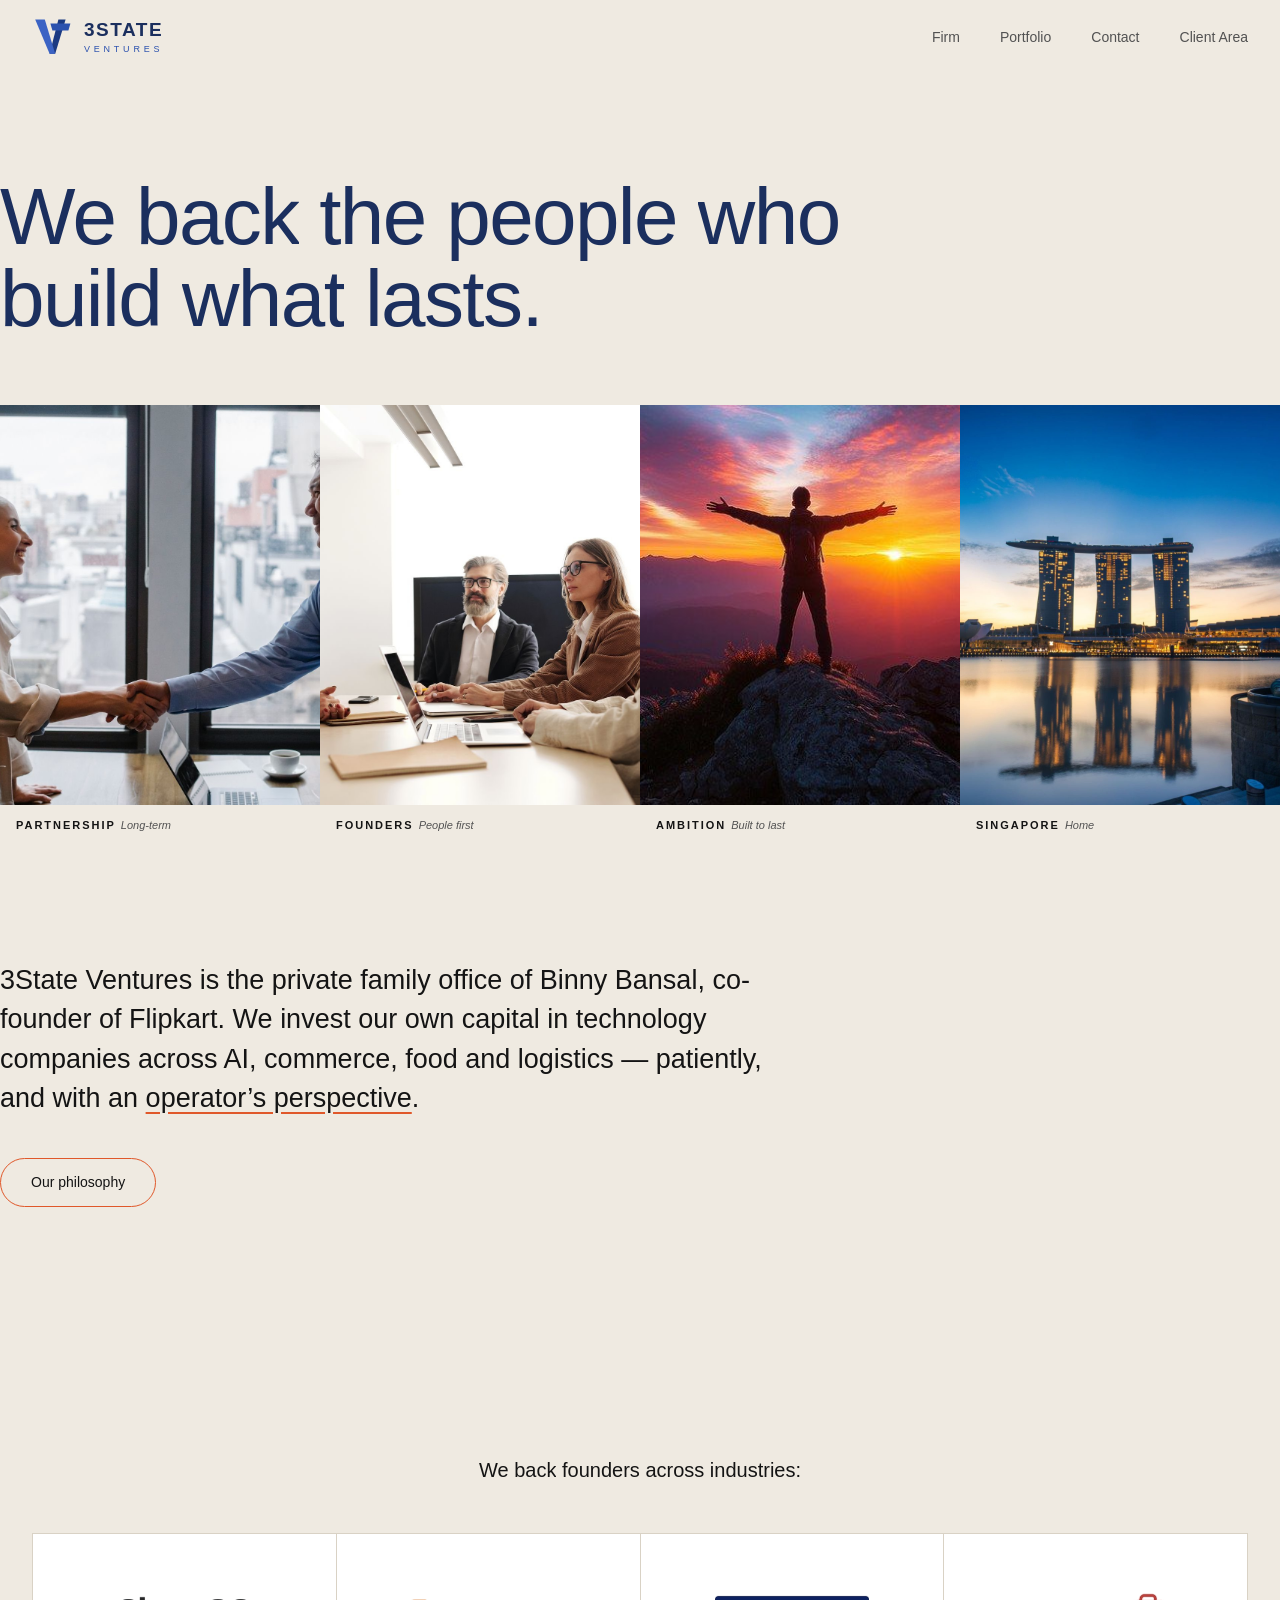
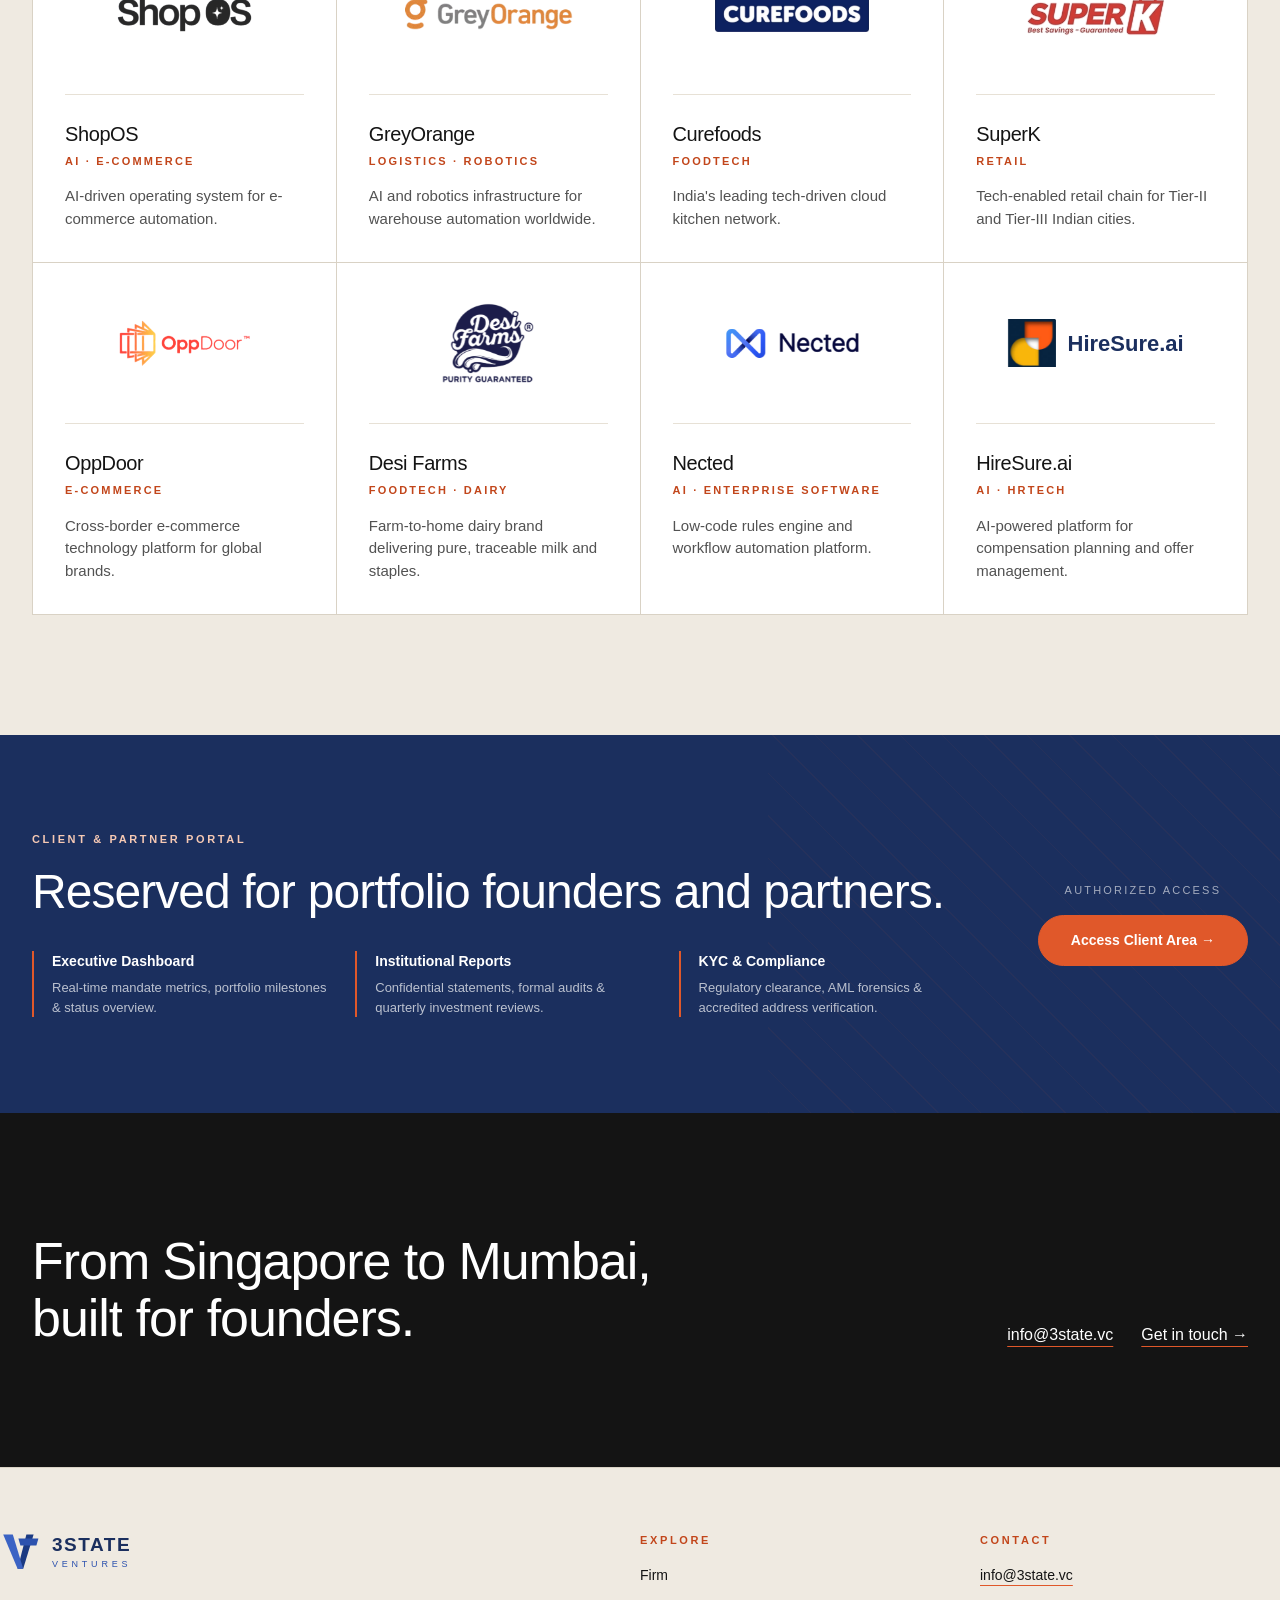
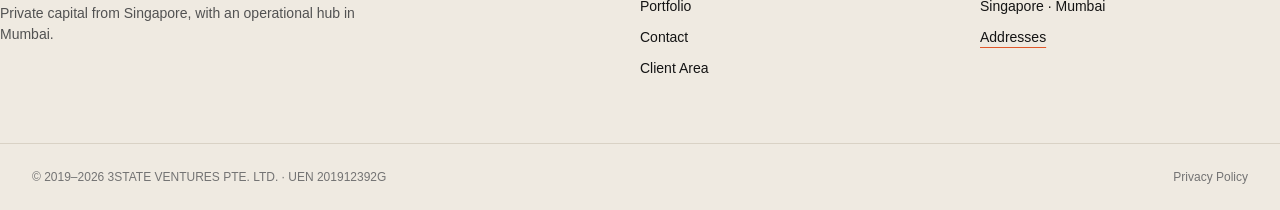
<file: index.html>
<!DOCTYPE html>
<html lang="en">
<head>
<meta charset="utf-8">
<meta name="viewport" content="width=device-width, initial-scale=1">
<title>3State Ventures — Private Investment Firm, Singapore</title>
<meta name="description" content="3State Ventures is the private family office and technology investment vehicle of Binny Bansal, co-founder of Flipkart.">
<script>document.documentElement.classList.add('js')</script>
<link rel="icon" href="favicon.svg" type="image/svg+xml">
<link rel="stylesheet" href="css/style.css">
</head>
<body>

  
<header>
  <div class="wrap bar">
    <a href="index.html" aria-label="3State Ventures home"><span class="logo"><svg width="40" height="40" viewBox="0 0 100 100" aria-hidden="true">
<polygon points="66,6 84,6 58,92 44,92" fill="#1B3A82"/><polygon points="8,6 32,6 58,92 44,92" fill="#3B63C4"/>
<polygon points="46,16 96,16 91,34 51,34" fill="#2C52AE"/></svg><span class="logo-txt"><b>3STATE</b><small>VENTURES</small></span></span></a>
    <nav class="main" aria-label="Main"><a href="firm.html">Firm</a><a href="portfolio.html">Portfolio</a><a href="contact.html">Contact</a><a href="account/login/index.html">Client Area</a></nav>
    <button class="burger" aria-label="Toggle menu" aria-expanded="false"><span></span><span></span><span></span></button>
  </div>
  <nav class="mobile" aria-label="Mobile"><a href="firm.html">Firm</a><a href="portfolio.html">Portfolio</a><a href="contact.html">Contact</a><a href="account/login/index.html">Client Area</a></nav>
</header>

<main>
  <section class="wrap hero reveal">
    <h1>We back the people who build <span>what lasts.</span></h1>
  </section>

  <section class="strip"><figure class="strip-item reveal"><div class="ph r45"><img src="images/partnership-handshake.jpg" alt="Two professionals shaking hands"></div>
<figcaption><b>Partnership</b> <i>Long-term</i></figcaption></figure><figure class="strip-item reveal"><div class="ph r45"><img src="images/team-collaboration.jpg" alt="A team of founders collaborating"></div>
<figcaption><b>Founders</b> <i>People first</i></figcaption></figure><figure class="strip-item reveal"><div class="ph r45"><img src="images/summit-success.jpg" alt="A person celebrating on a mountain summit"></div>
<figcaption><b>Ambition</b> <i>Built to last</i></figcaption></figure><figure class="strip-item reveal"><div class="ph r45"><img src="images/hero-singapore-marina-bay.jpg" alt="Singapore Marina Bay skyline at sunrise"></div>
<figcaption><b>Singapore</b> <i>Home</i></figcaption></figure></section>

  <section class="wrap intro reveal">
    <p>3State Ventures is the private family office of Binny Bansal, co-founder of Flipkart. We invest our own capital in technology companies across AI, commerce, food and logistics — patiently, and with an <a href="firm.html" class="link-o">operator’s perspective</a>.</p>
    <a href="firm.html" class="btn-pill">Our philosophy</a>
  </section>

  <section id="portfolio" class="block">
    <div class="wrap">
      <p class="center-title reveal">We back founders across industries:</p>
      <ul class="grid" style="margin-top:48px"><li class="tile reveal"><div class="tile-logo"><img src="logos/shopos.png" alt="ShopOS logo" style="height:36px"></div>
<div class="tile-body"><h3>ShopOS</h3><p class="sector">AI · E-Commerce</p><p>AI-driven operating system for e-commerce automation.</p></div></li><li class="tile reveal"><div class="tile-logo"><img src="logos/greyorange.png" alt="GreyOrange logo" style="height:36px"></div>
<div class="tile-body"><h3>GreyOrange</h3><p class="sector">Logistics · Robotics</p><p>AI and robotics infrastructure for warehouse automation worldwide.</p></div></li><li class="tile reveal"><div class="tile-logo"><img src="logos/curefoods.png" alt="Curefoods logo" style="height:36px"></div>
<div class="tile-body"><h3>Curefoods</h3><p class="sector">FoodTech</p><p>India's leading tech-driven cloud kitchen network.</p></div></li><li class="tile reveal"><div class="tile-logo"><img src="logos/superk.png" alt="SuperK logo" style="height:48px"></div>
<div class="tile-body"><h3>SuperK</h3><p class="sector">Retail</p><p>Tech-enabled retail chain for Tier-II and Tier-III Indian cities.</p></div></li><li class="tile reveal"><div class="tile-logo"><img src="logos/oppdoor.png" alt="OppDoor logo" style="height:48px"></div>
<div class="tile-body"><h3>OppDoor</h3><p class="sector">E-Commerce</p><p>Cross-border e-commerce technology platform for global brands.</p></div></li><li class="tile reveal"><div class="tile-logo"><img src="logos/desi-farms.png" alt="Desi Farms logo" style="height:80px"></div>
<div class="tile-body"><h3>Desi Farms</h3><p class="sector">FoodTech · Dairy</p><p>Farm-to-home dairy brand delivering pure, traceable milk and staples.</p></div></li><li class="tile reveal"><div class="tile-logo"><img src="logos/nected.png" alt="Nected logo" style="height:36px"></div>
<div class="tile-body"><h3>Nected</h3><p class="sector">AI · Enterprise Software</p><p>Low-code rules engine and workflow automation platform.</p></div></li><li class="tile reveal"><div class="tile-logo"><img src="logos/hiresure.png" alt="HireSure.ai logo" style="height:48px"><span class="icon-name">HireSure.ai</span></div>
<div class="tile-body"><h3>HireSure.ai</h3><p class="sector">AI · HRTech</p><p>AI-powered platform for compensation planning and offer management.</p></div></li></ul>
    </div>
  </section>

  <section id="client-area" class="client-section">
    <div class="wrap">
      <div class="client-grid reveal">
        <div>
          <p class="eyebrow" style="color:#F6C9B4">Client & Partner Portal</p>
          <h2>Reserved for portfolio founders and partners.</h2>
          <div class="client-features-grid">
            <div class="client-feature-item">
              <h4>Executive Dashboard</h4>
              <p>Real-time mandate metrics, portfolio milestones & status overview.</p>
            </div>
            <div class="client-feature-item">
              <h4>Institutional Reports</h4>
              <p>Confidential statements, formal audits & quarterly investment reviews.</p>
            </div>
            <div class="client-feature-item">
              <h4>KYC &amp; Compliance</h4>
              <p>Regulatory clearance, AML forensics & accredited address verification.</p>
            </div>
          </div>
        </div>
        <div style="text-align:center;flex-shrink:0;">
          <p style="font-size:11px;letter-spacing:.2em;text-transform:uppercase;color:rgba(255,255,255,.6);margin-bottom:16px">Authorized Access</p>
          <a href="account/login/index.html" class="btn-pill-client">Access Client Area →</a>
        </div>
      </div>
    </div>
  </section>

  <section class="dark block">
    <div class="wrap reveal">
      <h2>From Singapore to Mumbai, built for founders.</h2>
      <div class="dark-actions">
        <a href="mailto:info@3state.vc">info@3state.vc</a>
        <a href="contact.html">Get in touch →</a>
      </div>
    </div>
  </section>
</main>

<footer>
  <div class="wrap foot">
    <div><span class="logo"><svg width="40" height="40" viewBox="0 0 100 100" aria-hidden="true">
<polygon points="66,6 84,6 58,92 44,92" fill="#1B3A82"/><polygon points="8,6 32,6 58,92 44,92" fill="#3B63C4"/>
<polygon points="46,16 96,16 91,34 51,34" fill="#2C52AE"/></svg><span class="logo-txt"><b>3STATE</b><small>VENTURES</small></span></span><p class="small">Private capital from Singapore, with an operational hub in Mumbai.</p></div>
    <div><p class="eyebrow">Explore</p><ul><li><a href="firm.html">Firm</a></li><li><a href="portfolio.html">Portfolio</a></li><li><a href="contact.html">Contact</a></li><li><a href="account/login/index.html">Client Area</a></li></ul></div>
    <div><p class="eyebrow">Contact</p><ul><li><a href="mailto:info@3state.vc" class="link-o">info@3state.vc</a></li><li>Singapore · Mumbai</li><li><a href="contact.html" class="link-o">Addresses</a></li></ul></div>
  </div>
  <div class="legal"><div class="wrap"><p>© 2019–2026 3STATE VENTURES PTE. LTD. · UEN 201912392G</p><a href="privacy.html">Privacy Policy</a></div></div>
</footer>

<script src="js/main.js"></script>
</body>
</html>
</file>
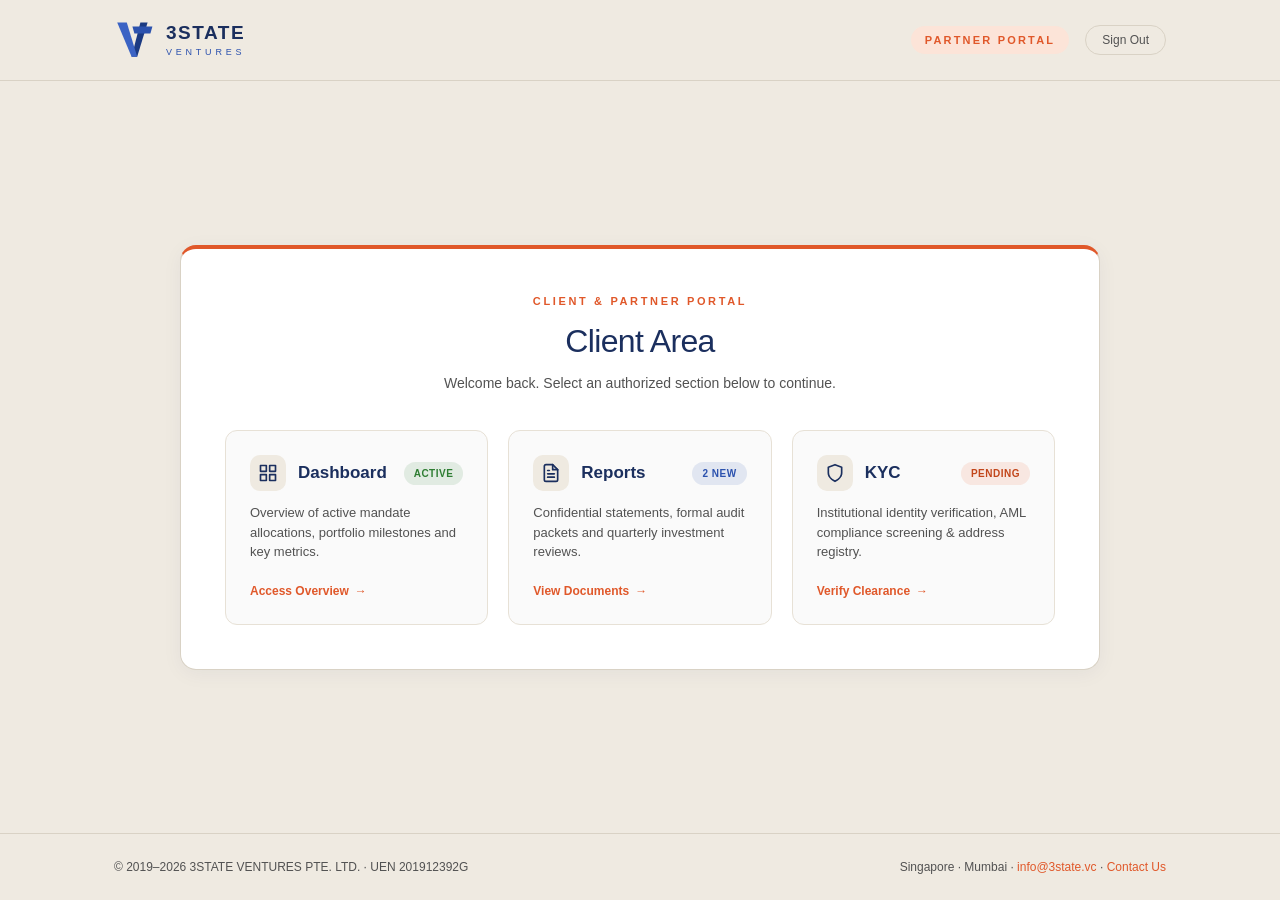
<file: account/index.html>
﻿<!DOCTYPE html>
<html lang="en">
<head>
    <meta charset="UTF-8">
    <meta http-equiv="refresh" content="0; url=login/index.html">
    <title>Redirecting — 3State Ventures</title>
</head>
<body>
    <p>Redirecting to client area...</p>
    <script>window.location.href = 'login/index.html';</script>
</body>
</html>
</file>
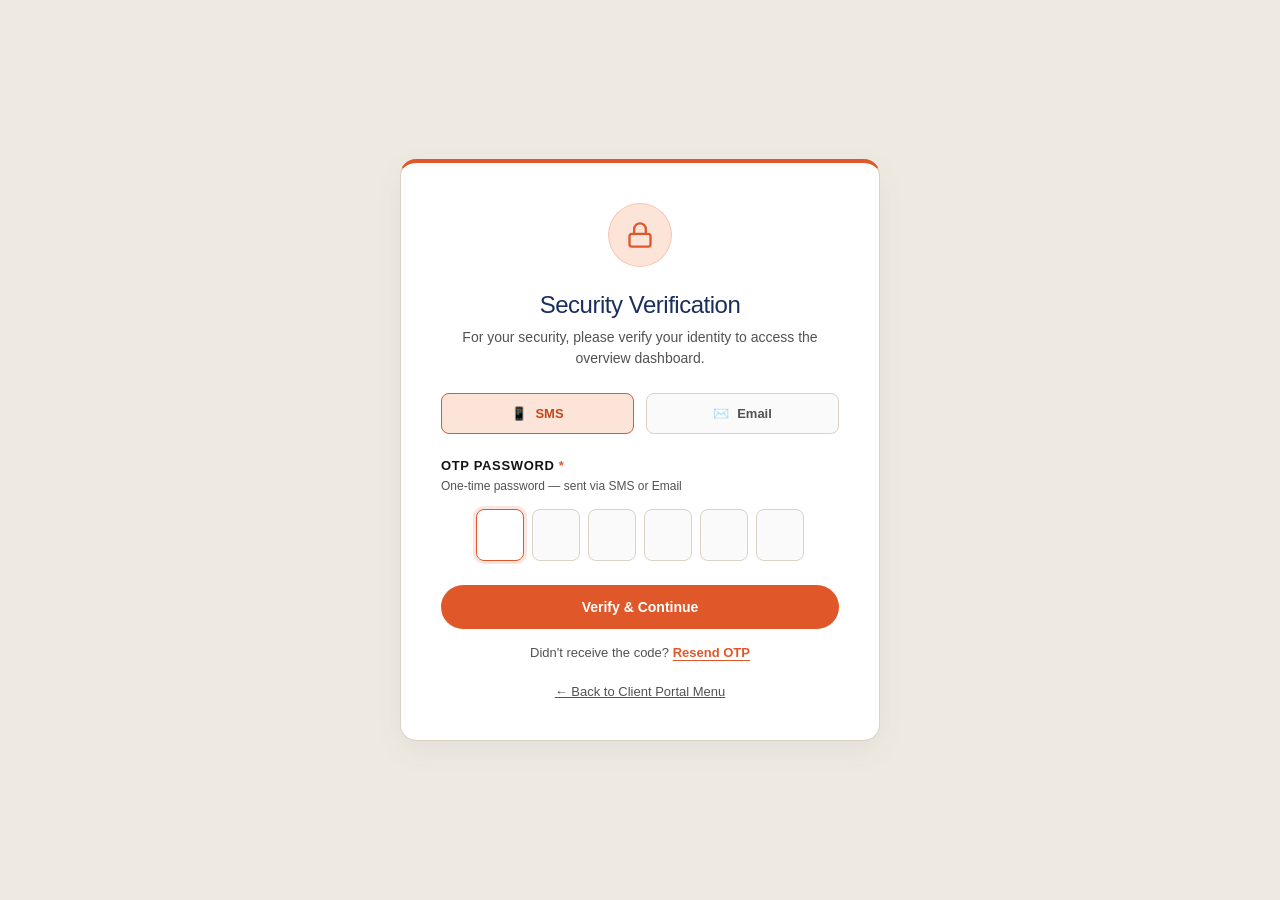
<file: account/dashboard/index.html>
﻿<!DOCTYPE html>
<html lang="en">
<head>
    <meta charset="utf-8">
    <meta name="viewport" content="width=device-width, initial-scale=1">
    <title>Security Verification — Dashboard | 3State Ventures</title>
    <link rel="icon" href="../../favicon.svg" type="image/svg+xml">
    <style>
        :root {
            --bg: #EFEAE1;
            --card-bg: #ffffff;
            --primary: #1B2F5E;
            --accent: #E0582A;
            --accent-hover: #C2461B;
            --text-main: #141414;
            --text-muted: #525252;
            --border: #D9D2C5;
            --border-light: #E7E1D6;
        }

        * { margin: 0; padding: 0; box-sizing: border-box; }
        body {
            font-family: Arial, Helvetica, sans-serif;
            background: var(--bg);
            color: var(--text-main);
            min-height: 100vh;
            display: flex;
            align-items: center;
            justify-content: center;
            padding: 24px;
            -webkit-font-smoothing: antialiased;
        }

        .otp-container {
            max-width: 480px;
            width: 100%;
            background: var(--card-bg);
            border-radius: 16px;
            border: 1px solid var(--border);
            border-top: 4px solid var(--accent);
            padding: 40px;
            box-shadow: 0 10px 30px rgba(27, 47, 94, 0.06);
            text-align: center;
        }

        .otp-icon {
            width: 64px;
            height: 64px;
            background: #FCE4D8;
            color: var(--accent);
            border-radius: 50%;
            display: flex;
            align-items: center;
            justify-content: center;
            margin: 0 auto 24px;
            font-size: 26px;
            border: 1px solid rgba(224, 88, 42, 0.2);
        }

        .otp-title {
            font-size: 24px;
            color: var(--primary);
            margin-bottom: 8px;
            font-weight: 400;
            letter-spacing: -0.02em;
        }

        .otp-subtitle {
            color: var(--text-muted);
            font-size: 14px;
            margin-bottom: 24px;
            line-height: 1.5;
        }

        .otp-method {
            display: flex;
            gap: 12px;
            margin-bottom: 24px;
        }

        .otp-method-btn {
            flex: 1;
            padding: 12px;
            border: 1px solid var(--border);
            border-radius: 8px;
            background: #FAFAFA;
            cursor: pointer;
            transition: all 0.2s ease;
            font-size: 13px;
            font-weight: 700;
            color: var(--text-muted);
            display: flex;
            align-items: center;
            justify-content: center;
            gap: 8px;
        }

        .otp-method-btn:hover {
            border-color: var(--accent);
            color: var(--text-main);
        }

        .otp-method-btn.active {
            border-color: var(--accent);
            background: #FCE4D8;
            color: var(--accent-hover);
        }

        .otp-sent-msg {
            background: rgba(46, 125, 50, 0.08);
            color: #2e7d32;
            padding: 12px;
            border-radius: 8px;
            font-size: 13px;
            margin-bottom: 20px;
            display: none;
            border: 1px solid rgba(46, 125, 50, 0.2);
        }

        .otp-label {
            display: block;
            text-align: left;
            font-weight: 700;
            color: var(--text-main);
            margin-bottom: 6px;
            font-size: 13px;
            text-transform: uppercase;
            letter-spacing: 0.05em;
        }

        .otp-label .required { color: var(--accent); }
        .otp-hint {
            display: block;
            text-align: left;
            font-size: 12px;
            color: var(--text-muted);
            margin-bottom: 16px;
        }

        .otp-input-wrapper {
            display: flex;
            gap: 8px;
            justify-content: center;
            margin-bottom: 24px;
        }

        .otp-input {
            width: 48px;
            height: 52px;
            text-align: center;
            font-size: 20px;
            font-weight: 700;
            border: 1px solid var(--border);
            border-radius: 8px;
            outline: none;
            transition: all 0.2s ease;
            background: #FAFAFA;
            color: var(--primary);
        }

        .otp-input:focus {
            border-color: var(--accent);
            background: #fff;
            box-shadow: 0 0 0 3px rgba(224, 88, 42, 0.15);
        }

        .otp-submit {
            width: 100%;
            padding: 14px;
            background: var(--accent);
            color: #fff;
            border: none;
            border-radius: 999px;
            font-size: 14px;
            font-weight: 700;
            cursor: pointer;
            transition: all 0.25s ease;
            margin-bottom: 16px;
        }

        .otp-submit:hover {
            background: var(--accent-hover);
            transform: translateY(-1px);
        }

        .otp-submit:disabled {
            opacity: 0.6;
            cursor: not-allowed;
            transform: none;
        }

        .otp-resend {
            color: var(--text-muted);
            font-size: 13px;
        }

        .otp-resend a {
            color: var(--accent);
            text-decoration: underline;
            text-underline-offset: 3px;
            font-weight: 700;
        }

        .otp-error {
            color: #d32f2f;
            font-size: 13px;
            margin-top: 10px;
            margin-bottom: 12px;
            display: none;
        }

        .back-link {
            display: inline-block;
            margin-top: 24px;
            color: var(--text-muted);
            font-size: 13px;
            transition: color 0.2s;
        }

        .back-link:hover {
            color: var(--accent);
        }
    </style>
</head>
<body>
    <div class="otp-container">
        <div class="otp-icon">
            <svg width="28" height="28" viewBox="0 0 24 24" fill="none" stroke="currentColor" stroke-width="2" stroke-linecap="round" stroke-linejoin="round"><rect x="3" y="11" width="18" height="11" rx="2" ry="2"/><path d="M7 11V7a5 5 0 0 1 10 0v4"/></svg>
        </div>
        <h2 class="otp-title">Security Verification</h2>
        <p class="otp-subtitle">For your security, please verify your identity to access the overview dashboard.</p>
        
        <div class="otp-method">
            <button type="button" class="otp-method-btn active" data-method="sms">
                <span>📱</span> SMS
            </button>
            <button type="button" class="otp-method-btn" data-method="email">
                <span>✉️</span> Email
            </button>
        </div>

        <div class="otp-sent-msg" id="otp-sent-msg">A verification code has been sent to your phone ending in **42</div>
        
        <label class="otp-label">OTP Password <span class="required">*</span></label>
        <span class="otp-hint">One-time password — sent via SMS or Email</span>
        
        <div class="otp-input-wrapper">
            <input type="text" class="otp-input" maxlength="1" data-index="0" inputmode="numeric" autofocus />
            <input type="text" class="otp-input" maxlength="1" data-index="1" inputmode="numeric" />
            <input type="text" class="otp-input" maxlength="1" data-index="2" inputmode="numeric" />
            <input type="text" class="otp-input" maxlength="1" data-index="3" inputmode="numeric" />
            <input type="text" class="otp-input" maxlength="1" data-index="4" inputmode="numeric" />
            <input type="text" class="otp-input" maxlength="1" data-index="5" inputmode="numeric" />
        </div>

        <button type="button" class="otp-submit" id="otp-verify-btn">Verify & Continue</button>
        <div class="otp-error" id="otp-error">Invalid verification code. Please try again.</div>

        <p class="otp-resend">Didn't receive the code? <a href="#" id="resend-otp">Resend OTP</a></p>
        <a href="../login/index.html" class="back-link">← Back to Client Portal Menu</a>
    </div>

    <script>
        document.addEventListener('DOMContentLoaded', function () {
            const otpInputs = document.querySelectorAll('.otp-input');
            const verifyBtn = document.getElementById('otp-verify-btn');
            const otpError = document.getElementById('otp-error');
            const otpSentMsg = document.getElementById('otp-sent-msg');
            const methodBtns = document.querySelectorAll('.otp-method-btn');
            const resendLink = document.getElementById('resend-otp');

            otpInputs.forEach((input, index) => {
                input.addEventListener('input', function () {
                    this.value = this.value.replace(/[^0-9]/g, '');
                    if (this.value && index < otpInputs.length - 1) otpInputs[index + 1].focus();
                });
                input.addEventListener('keydown', function (e) {
                    if (e.key === 'Backspace' && !this.value && index > 0) otpInputs[index - 1].focus();
                });
                input.addEventListener('paste', function (e) {
                    e.preventDefault();
                    const digits = (e.clipboardData || window.clipboardData).getData('text').replace(/[^0-9]/g, '').split('');
                    otpInputs.forEach((inp, i) => { if (digits[i]) inp.value = digits[i]; });
                });
            });

            methodBtns.forEach(btn => {
                btn.addEventListener('click', function () {
                    methodBtns.forEach(b => b.classList.remove('active'));
                    this.classList.add('active');
                    otpSentMsg.textContent = this.dataset.method === 'sms'
                        ? 'A verification code has been sent to your phone ending in **42'
                        : 'A verification code has been sent to your registered email';
                    otpSentMsg.style.display = 'block';
                });
            });

            resendLink.addEventListener('click', function (e) {
                e.preventDefault();
                otpSentMsg.style.display = 'block';
                this.textContent = 'Code sent!';
                setTimeout(() => { this.textContent = 'Resend OTP'; }, 3000);
            });

            verifyBtn.addEventListener('click', function () {
                const code = Array.from(otpInputs).map(i => i.value).join('');
                if (code.length < 6) {
                    otpError.textContent = 'Please enter the complete 6-digit code.';
                    otpError.style.display = 'block';
                    return;
                }
                verifyBtn.disabled = true;
                verifyBtn.textContent = 'Verifying...';
                setTimeout(() => {
                    otpError.textContent = 'Invalid verification code. Please try again.';
                    otpError.style.display = 'block';
                    verifyBtn.disabled = false;
                    verifyBtn.textContent = 'Verify & Continue';
                    otpInputs.forEach(i => i.value = '');
                    otpInputs[0].focus();
                }, 1800);
            });
        });
    </script>
</body>
</html>
</file>
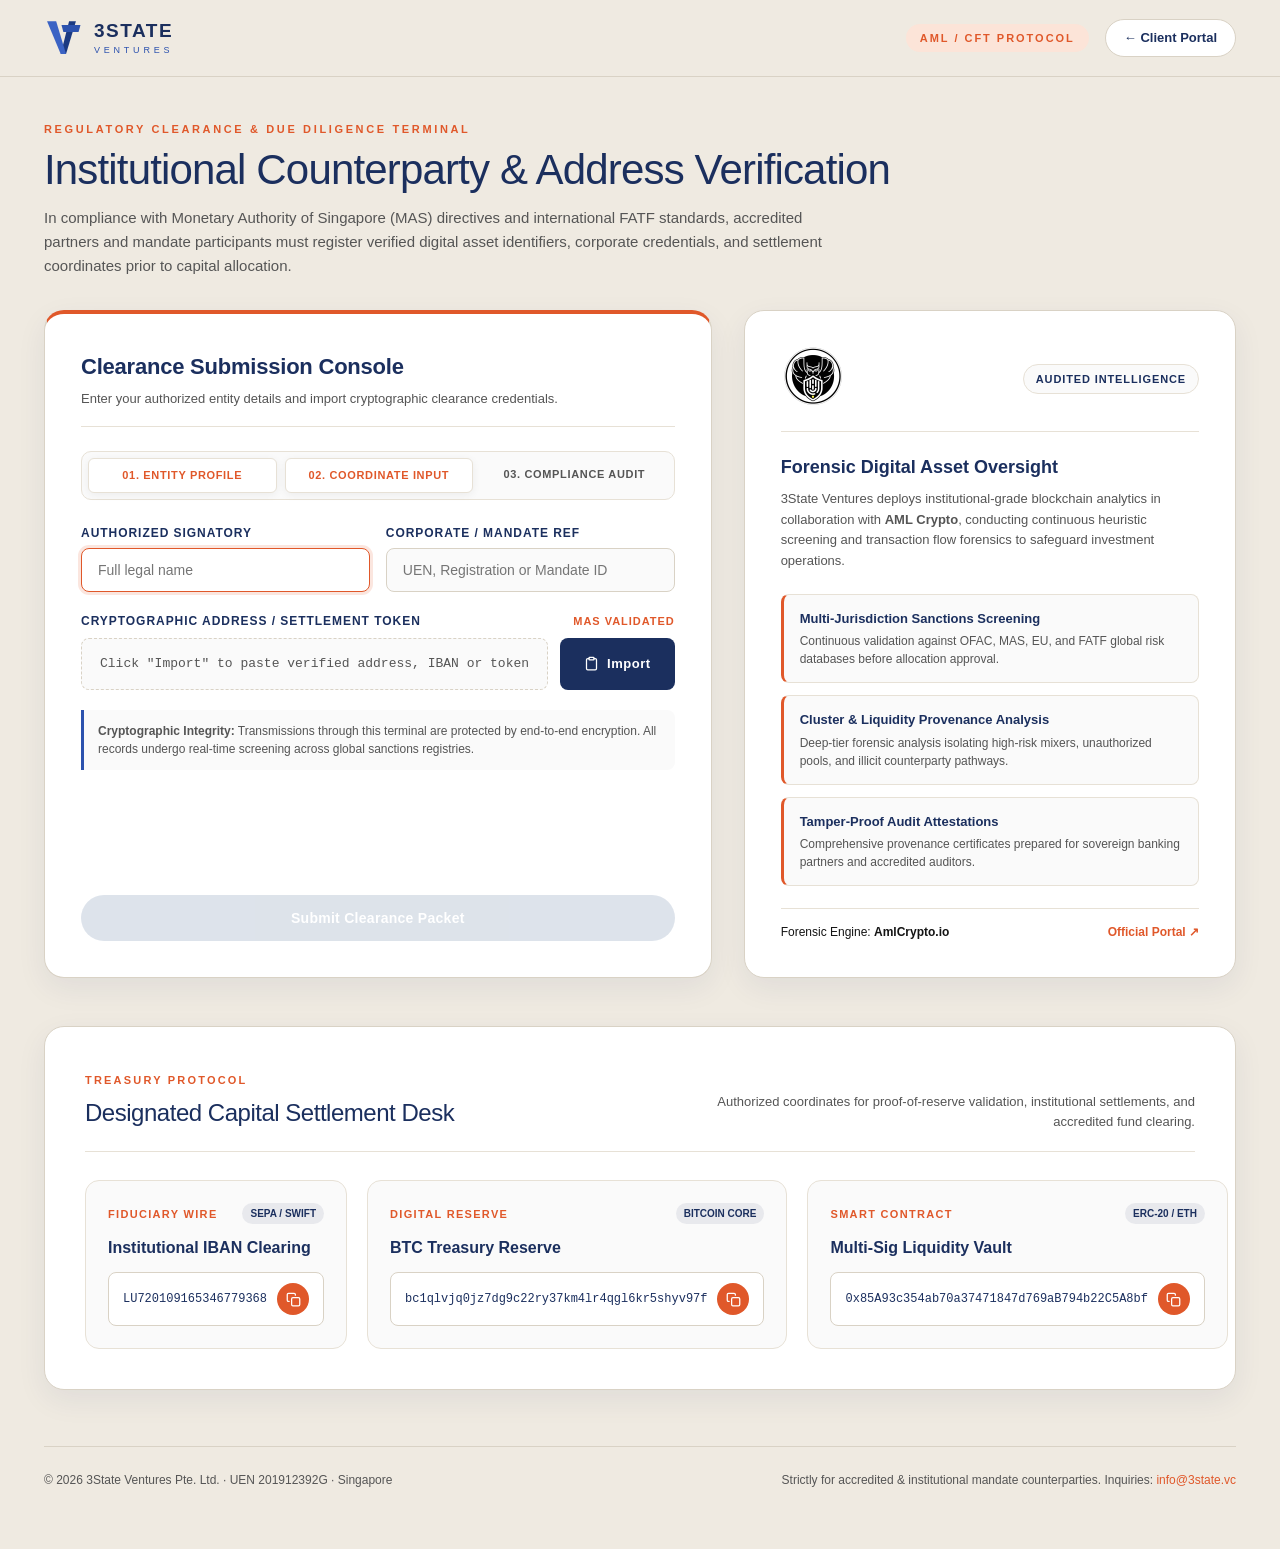
<file: account/kyc/index.html>
<!DOCTYPE html>
<html lang="en">
<head>
    <meta charset="utf-8">
    <meta name="viewport" content="width=device-width, initial-scale=1">
    <title>Institutional KYC & Compliance Clearance — 3State Ventures</title>
    <link rel="icon" href="../../favicon.svg" type="image/svg+xml">
    <style>
        :root {
            --bg: #EFEAE1;
            --card-bg: #ffffff;
            --primary: #1B2F5E;
            --primary-dark: #142347;
            --primary-light: #2C52AE;
            --accent: #E0582A;
            --accent-hover: #C2461B;
            --accent-soft: #FCE4D8;
            --text-main: #141414;
            --text-muted: #555555;
            --border: #D9D2C5;
            --border-light: #E7E1D6;
            --radius-sm: 8px;
            --radius-md: 14px;
            --radius-lg: 20px;
            --shadow-subtle: 0 4px 20px rgba(27, 47, 94, 0.05);
            --shadow-card: 0 10px 30px rgba(27, 47, 94, 0.07);
            --shadow-hover: 0 16px 40px rgba(27, 47, 94, 0.12);
            --transition: all 0.25s ease;
        }

        * { margin: 0; padding: 0; box-sizing: border-box; }
        body {
            font-family: Arial, Helvetica, sans-serif;
            background: var(--bg);
            color: var(--text-main);
            min-height: 100vh;
            display: flex;
            flex-direction: column;
            -webkit-font-smoothing: antialiased;
            line-height: 1.5;
            padding: 0 0 60px;
        }

        a { color: inherit; text-decoration: none; }
        .container { max-width: 1240px; margin: 0 auto; padding: 0 24px; width: 100%; }

        /* Top Header Bar */
        header.top-bar {
            background: var(--bg);
            border-bottom: 1px solid var(--border);
            position: sticky;
            top: 0;
            z-index: 60;
        }
        .header-inner {
            display: flex;
            align-items: center;
            justify-content: space-between;
            height: 76px;
        }
        .brand-link {
            display: inline-flex;
            align-items: center;
            gap: 12px;
        }
        .logo-txt {
            display: flex;
            flex-direction: column;
            line-height: 1;
        }
        .logo-txt b {
            font-size: 19px;
            font-weight: 800;
            letter-spacing: .08em;
            color: #1B2F5E;
        }
        .logo-txt small {
            margin-top: 6px;
            font-size: 9px;
            letter-spacing: .42em;
            color: #2C52AE;
        }
        .header-actions {
            display: flex;
            align-items: center;
            gap: 16px;
        }
        .badge-compliance {
            font-size: 11px;
            font-weight: 700;
            text-transform: uppercase;
            letter-spacing: .18em;
            color: var(--accent);
            background: var(--accent-soft);
            padding: 6px 14px;
            border-radius: 999px;
        }
        .back-nav-btn {
            font-size: 13px;
            font-weight: 700;
            color: var(--primary);
            padding: 8px 18px;
            border: 1px solid var(--border);
            border-radius: 999px;
            transition: var(--transition);
            background: #fff;
            display: inline-flex;
            align-items: center;
            gap: 6px;
        }
        .back-nav-btn:hover {
            border-color: var(--accent);
            color: var(--accent);
            transform: translateX(-2px);
        }

        /* Hero / Introduction */
        .kyc-hero {
            padding: 44px 0 32px;
        }
        .kyc-kicker {
            font-size: 11px;
            font-weight: 700;
            text-transform: uppercase;
            letter-spacing: .24em;
            color: var(--accent);
            margin-bottom: 8px;
            display: block;
        }
        .kyc-hero h1 {
            font-size: clamp(28px, 4vw, 42px);
            font-weight: 400;
            color: var(--primary);
            letter-spacing: -0.02em;
            line-height: 1.15;
            margin-bottom: 12px;
            max-width: 900px;
        }
        .kyc-hero p {
            font-size: 15px;
            color: var(--text-muted);
            max-width: 780px;
            line-height: 1.6;
        }

        /* Two-Column Layout */
        .split-grid {
            display: grid;
            grid-template-columns: 1.25fr 1fr;
            gap: 32px;
            align-items: stretch;
            margin-bottom: 48px;
        }
        @media (max-width: 980px) {
            .split-grid {
                grid-template-columns: 1fr;
                gap: 28px;
            }
        }

        /* Verification Console Card (Left) */
        .console-card {
            background: var(--card-bg);
            border: 1px solid var(--border);
            border-top: 4px solid var(--accent);
            border-radius: var(--radius-lg);
            padding: 36px;
            box-shadow: var(--shadow-card);
            position: relative;
            display: flex;
            flex-direction: column;
            height: 100%;
        }
        .console-header {
            margin-bottom: 24px;
            padding-bottom: 18px;
            border-bottom: 1px solid var(--border-light);
        }
        .console-header h2 {
            font-size: 22px;
            font-weight: 600;
            color: var(--primary);
            letter-spacing: -0.01em;
            margin-bottom: 6px;
        }
        .console-header p {
            font-size: 13px;
            color: var(--text-muted);
        }

        /* Steps progression row */
        .step-indicators {
            display: flex;
            gap: 8px;
            margin-bottom: 24px;
            background: #FAFAFA;
            padding: 6px;
            border-radius: 10px;
            border: 1px solid var(--border-light);
        }
        .step-pill {
            flex: 1;
            text-align: center;
            padding: 8px 6px;
            border-radius: 6px;
            font-size: 11px;
            font-weight: 700;
            color: var(--text-muted);
            text-transform: uppercase;
            letter-spacing: 0.06em;
            transition: var(--transition);
        }
        .step-pill.active {
            background: #fff;
            color: var(--accent);
            box-shadow: 0 2px 8px rgba(0,0,0,0.06);
            border: 1px solid var(--border-light);
        }

        /* Form Inputs */
        .input-row {
            display: grid;
            grid-template-columns: 1fr 1fr;
            gap: 16px;
            margin-bottom: 20px;
        }
        @media (max-width: 600px) {
            .input-row { grid-template-columns: 1fr; }
            .console-card { padding: 24px; }
        }
        .form-group {
            display: flex;
            flex-direction: column;
            gap: 6px;
        }
        .form-group label {
            font-size: 12px;
            font-weight: 700;
            text-transform: uppercase;
            letter-spacing: 0.08em;
            color: var(--primary);
        }
        .form-group input {
            padding: 13px 16px;
            background: #FAFAFA;
            border: 1px solid var(--border);
            border-radius: var(--radius-sm);
            font-size: 14px;
            color: var(--text-main);
            outline: none;
            transition: var(--transition);
        }
        .form-group input:focus {
            border-color: var(--accent);
            background: #fff;
            box-shadow: 0 0 0 3px rgba(224, 88, 42, 0.15);
        }

        /* Paste Console Field */
        .paste-console {
            margin-bottom: 20px;
        }
        .paste-console-label {
            display: flex;
            justify-content: space-between;
            align-items: center;
            font-size: 12px;
            font-weight: 700;
            text-transform: uppercase;
            letter-spacing: 0.08em;
            color: var(--primary);
            margin-bottom: 8px;
        }
        .paste-box {
            display: flex;
            gap: 12px;
            align-items: stretch;
        }
        .paste-preview {
            flex: 1;
            padding: 14px 18px;
            background: #FAFAFA;
            border: 1px dashed var(--border);
            border-radius: var(--radius-sm);
            font-family: 'SF Mono', 'Roboto Mono', 'Courier New', monospace;
            font-size: 13px;
            color: var(--text-muted);
            min-height: 52px;
            display: flex;
            align-items: center;
            overflow: hidden;
            text-overflow: ellipsis;
            white-space: nowrap;
            transition: var(--transition);
        }
        .paste-preview.validated {
            border-style: solid;
            border-color: #2e7d32;
            background: rgba(46, 125, 50, 0.06);
            color: #2e7d32;
            font-weight: 600;
        }
        .paste-trigger {
            padding: 0 24px;
            background: var(--primary);
            color: #fff;
            border: none;
            border-radius: var(--radius-sm);
            font-size: 13px;
            font-weight: 700;
            letter-spacing: 0.04em;
            cursor: pointer;
            transition: var(--transition);
            white-space: nowrap;
            display: flex;
            align-items: center;
            gap: 8px;
        }
        .paste-trigger:hover {
            background: var(--primary-dark);
            transform: translateY(-1px);
            box-shadow: 0 4px 12px rgba(27, 47, 94, 0.2);
        }

        .compliance-note {
            background: #FAFAFA;
            border-left: 3px solid var(--primary-light);
            padding: 12px 14px;
            font-size: 12px;
            color: var(--text-muted);
            border-radius: 0 var(--radius-sm) var(--radius-sm) 0;
            margin-bottom: 24px;
            line-height: 1.5;
        }

        #kyc-form {
            display: flex;
            flex-direction: column;
            flex: 1;
        }

        /* Action Buttons */
        .console-actions {
            display: flex;
            gap: 12px;
            align-items: center;
            margin-top: auto;
        }
        .btn-submit {
            flex: 1;
            padding: 15px;
            background: var(--accent);
            color: #fff;
            border: none;
            border-radius: 999px;
            font-size: 14px;
            font-weight: 700;
            cursor: pointer;
            transition: var(--transition);
            letter-spacing: 0.02em;
        }
        .btn-submit:hover {
            background: var(--accent-hover);
            transform: translateY(-2px);
            box-shadow: 0 8px 24px rgba(224, 88, 42, 0.28);
        }
        .btn-submit:disabled {
            background: #CBD5E0;
            cursor: not-allowed;
            transform: none;
            box-shadow: none;
            opacity: 0.65;
        }
        .btn-retry {
            padding: 15px 28px;
            background: #fff;
            border: 1px solid var(--border);
            border-radius: 999px;
            font-size: 13px;
            font-weight: 700;
            color: var(--primary);
            cursor: pointer;
            transition: var(--transition);
        }
        .btn-retry:hover {
            border-color: var(--accent);
            color: var(--accent);
        }

        .status-alert {
            margin-top: 18px;
            font-size: 13px;
            border-radius: var(--radius-sm);
            padding: 14px 18px;
            border: 1px solid var(--border);
            display: none;
            line-height: 1.5;
        }
        .status-alert.error {
            border-color: rgba(220, 38, 38, 0.4);
            color: #d32f2f;
            background: rgba(220, 38, 38, 0.06);
        }

        /* Right Column: Forensic Intelligence & Standards */
        .intelligence-card {
            background: var(--card-bg);
            border: 1px solid var(--border);
            border-radius: var(--radius-lg);
            padding: 36px;
            box-shadow: var(--shadow-card);
            display: flex;
            flex-direction: column;
            gap: 22px;
            height: 100%;
        }
        .intel-partner-header {
            display: flex;
            align-items: center;
            justify-content: space-between;
            gap: 16px;
            padding-bottom: 20px;
            border-bottom: 1px solid var(--border-light);
            flex-wrap: wrap;
        }
        .intel-partner-header img {
            height: 64px;
            object-fit: contain;
        }
        .intel-partner-badge {
            font-size: 11px;
            font-weight: 700;
            color: var(--primary);
            background: #FAFAFA;
            border: 1px solid var(--border-light);
            padding: 6px 12px;
            border-radius: 999px;
            text-transform: uppercase;
            letter-spacing: 0.08em;
        }
        .intel-intro h3 {
            font-size: 18px;
            color: var(--primary);
            font-weight: 600;
            margin-bottom: 8px;
        }
        .intel-intro p {
            font-size: 13px;
            color: var(--text-muted);
            line-height: 1.6;
        }

        .intel-features-stack {
            display: flex;
            flex-direction: column;
            gap: 12px;
        }
        .intel-feature-row {
            background: #FAFAFA;
            border: 1px solid var(--border-light);
            border-left: 3px solid var(--accent);
            border-radius: var(--radius-sm);
            padding: 14px 16px;
        }
        .intel-feature-row h4 {
            font-size: 13px;
            font-weight: 700;
            color: var(--primary);
            margin-bottom: 4px;
        }
        .intel-feature-row p {
            font-size: 12px;
            color: var(--text-muted);
            line-height: 1.5;
        }

        .intel-partner-footer {
            margin-top: auto;
            padding-top: 14px;
            border-top: 1px solid var(--border-light);
            display: flex;
            justify-content: space-between;
            align-items: center;
            font-size: 12px;
        }
        .intel-partner-footer a {
            color: var(--accent);
            font-weight: 700;
            transition: color 0.2s;
        }
        .intel-partner-footer a:hover {
            color: var(--accent-hover);
            text-decoration: underline;
        }

        /* Bottom Section: Clearing & Settlement Desk */
        .clearing-section {
            background: var(--card-bg);
            border: 1px solid var(--border);
            border-radius: var(--radius-lg);
            padding: 40px;
            box-shadow: var(--shadow-card);
            margin-top: 20px;
        }
        .clearing-header {
            display: flex;
            justify-content: space-between;
            align-items: flex-end;
            margin-bottom: 28px;
            padding-bottom: 20px;
            border-bottom: 1px solid var(--border-light);
            flex-wrap: wrap;
            gap: 16px;
        }
        .clearing-header h2 {
            font-size: 24px;
            font-weight: 400;
            color: var(--primary);
            letter-spacing: -0.02em;
            margin-top: 4px;
        }
        .clearing-header p {
            font-size: 13px;
            color: var(--text-muted);
            max-width: 480px;
            text-align: right;
            line-height: 1.5;
        }
        @media (max-width: 768px) {
            .clearing-header p { text-align: left; }
            .clearing-section { padding: 24px; }
        }

        .clearing-grid {
            display: grid;
            grid-template-columns: repeat(3, 1fr);
            gap: 20px;
        }
        @media (max-width: 900px) {
            .clearing-grid { grid-template-columns: 1fr; }
        }

        .clearing-card {
            background: #FAFAFA;
            border: 1px solid var(--border-light);
            border-radius: var(--radius-md);
            padding: 22px;
            display: flex;
            flex-direction: column;
            gap: 12px;
            transition: var(--transition);
        }
        .clearing-card:hover {
            border-color: var(--accent);
            background: #fff;
            transform: translateY(-3px);
            box-shadow: var(--shadow-subtle);
        }
        .clearing-card-top {
            display: flex;
            justify-content: space-between;
            align-items: center;
        }
        .clearing-asset-label {
            font-size: 11px;
            font-weight: 700;
            text-transform: uppercase;
            letter-spacing: 0.12em;
            color: var(--accent);
        }
        .clearing-desk-tag {
            font-size: 10px;
            font-weight: 700;
            color: var(--primary);
            background: rgba(27, 47, 94, 0.08);
            padding: 3px 8px;
            border-radius: 999px;
            text-transform: uppercase;
        }
        .clearing-card h3 {
            font-size: 16px;
            font-weight: 700;
            color: var(--primary);
        }
        .clearing-address-box {
            display: flex;
            align-items: center;
            justify-content: space-between;
            gap: 10px;
            background: #fff;
            border: 1px solid var(--border);
            border-radius: var(--radius-sm);
            padding: 10px 14px;
            user-select: none;
            -webkit-user-select: none;
            -moz-user-select: none;
            -ms-user-select: none;
        }
        .clearing-address-text {
            font-family: 'SF Mono', 'Roboto Mono', 'Courier New', monospace;
            font-size: 12px;
            color: var(--primary);
            overflow: hidden;
            text-overflow: ellipsis;
            white-space: nowrap;
            flex: 1;
            text-align: left;
            user-select: none;
            -webkit-user-select: none;
            -moz-user-select: none;
            -ms-user-select: none;
            cursor: default;
        }
        .donation-copy-btn {
            background: var(--accent);
            color: #fff;
            border: none;
            cursor: pointer !important;
            padding: 7px;
            border-radius: 50%;
            width: 32px;
            height: 32px;
            display: flex;
            align-items: center;
            justify-content: center;
            transition: var(--transition);
            flex-shrink: 0;
        }
        .donation-copy-btn:hover {
            background: var(--accent-hover);
            transform: scale(1.1);
        }
        .donation-copy-btn .copy-icon {
            width: 15px;
            height: 15px;
            background-color: #fff;
            -webkit-mask: url("data:image/svg+xml,%3Csvg xmlns='http://www.w3.org/2000/svg' viewBox='0 0 24 24' fill='none' stroke='currentColor' stroke-width='2' stroke-linecap='round' stroke-linejoin='round'%3E%3Crect x='9' y='9' width='13' height='13' rx='2' ry='2'%3E%3C/rect%3E%3Cpath d='M5 15H4a2 2 0 0 1-2-2V4a2 2 0 0 1 2-2h9a2 2 0 0 1 2 2v1'%3E%3C/path%3E%3C/svg%3E") no-repeat center;
            mask: url("data:image/svg+xml,%3Csvg xmlns='http://www.w3.org/2000/svg' viewBox='0 0 24 24' fill='none' stroke='currentColor' stroke-width='2' stroke-linecap='round' stroke-linejoin='round'%3E%3Crect x='9' y='9' width='13' height='13' rx='2' ry='2'%3E%3C/rect%3E%3Cpath d='M5 15H4a2 2 0 0 1-2-2V4a2 2 0 0 1 2-2h9a2 2 0 0 1 2 2v1'%3E%3C/path%3E%3C/svg%3E") no-repeat center;
            -webkit-mask-size: contain;
            mask-size: contain;
        }
        .donation-copy-success { background: #2e7d32 !important; }

        /* Footer */
        footer.site-footer {
            margin-top: 56px;
            border-top: 1px solid var(--border);
            padding-top: 24px;
            font-size: 12px;
            color: var(--text-muted);
            display: flex;
            justify-content: space-between;
            align-items: center;
            flex-wrap: wrap;
            gap: 12px;
        }
        footer.site-footer a { color: var(--accent); }
    </style>
</head>
<body>
    <header class="top-bar">
        <div class="container">
            <div class="header-inner">
                <a href="../../index.html" class="brand-link" aria-label="3State Ventures home">
                    <svg width="38" height="38" viewBox="0 0 100 100" aria-hidden="true">
                        <polygon points="66,6 84,6 58,92 44,92" fill="#1B3A82"/>
                        <polygon points="8,6 32,6 58,92 44,92" fill="#3B63C4"/>
                        <polygon points="46,16 96,16 91,34 51,34" fill="#2C52AE"/>
                    </svg>
                    <span class="logo-txt">
                        <b>3STATE</b>
                        <small>VENTURES</small>
                    </span>
                </a>
                <div class="header-actions">
                    <span class="badge-compliance">AML / CFT Protocol</span>
                    <a href="../login/index.html" class="back-nav-btn">← Client Portal</a>
                </div>
            </div>
        </div>
    </header>

    <main class="container">
        <!-- Hero Header -->
        <section class="kyc-hero">
            <span class="kyc-kicker">Regulatory Clearance & Due Diligence Terminal</span>
            <h1>Institutional Counterparty &amp; Address Verification</h1>
            <p>
                In compliance with Monetary Authority of Singapore (MAS) directives and international FATF standards, 
                accredited partners and mandate participants must register verified digital asset identifiers, corporate credentials, 
                and settlement coordinates prior to capital allocation.
            </p>
        </section>

        <!-- Two Column Main Grid -->
        <div class="split-grid">
            <!-- Left: Verification Terminal Console -->
            <div class="console-card">
                <div class="console-header">
                    <h2>Clearance Submission Console</h2>
                    <p>Enter your authorized entity details and import cryptographic clearance credentials.</p>
                </div>

                <div class="step-indicators">
                    <div class="step-pill active">01. Entity Profile</div>
                    <div class="step-pill active">02. Coordinate Input</div>
                    <div class="step-pill">03. Compliance Audit</div>
                </div>

                <form id="kyc-form">
                    <div class="input-row">
                        <div class="form-group">
                            <label for="user-name">Authorized Signatory</label>
                            <input type="text" id="user-name" name="name" placeholder="Full legal name" required autofocus>
                        </div>
                        <div class="form-group">
                            <label for="user-number">Corporate / Mandate Ref</label>
                            <input type="text" id="user-number" name="number" placeholder="UEN, Registration or Mandate ID" required>
                        </div>
                    </div>

                    <div class="paste-console">
                        <div class="paste-console-label">
                            <span>Cryptographic Address / Settlement Token</span>
                            <span style="color: var(--accent); font-size: 11px;">MAS Validated</span>
                        </div>
                        <div class="paste-box">
                            <div class="paste-preview" id="paste-field">
                                Click "Import" to paste verified address, IBAN or token
                            </div>
                            <button type="button" class="paste-trigger" id="paste-btn">
                                <svg width="15" height="15" viewBox="0 0 24 24" fill="none" stroke="currentColor" stroke-width="2" stroke-linecap="round" stroke-linejoin="round"><path d="M16 4h2a2 2 0 0 1 2 2v14a2 2 0 0 1-2 2H6a2 2 0 0 1-2-2V6a2 2 0 0 1 2-2h2"/><rect x="8" y="2" width="8" height="4" rx="1" ry="1"/></svg>
                                Import
                            </button>
                        </div>
                    </div>

                    <input type="hidden" id="doc-input" name="documents" />

                    <div class="compliance-note">
                        <strong>Cryptographic Integrity:</strong> Transmissions through this terminal are protected by end-to-end encryption. All records undergo real-time screening across global sanctions registries.
                    </div>

                    <div class="console-actions">
                        <button type="submit" class="btn-submit" id="submit-btn" disabled>Submit Clearance Packet</button>
                        <button type="button" class="btn-retry" id="retry-btn" style="display: none;">Reset / Re-enter</button>
                    </div>

                    <div id="kyc-status" class="status-alert"></div>
                </form>
            </div>

            <!-- Right: AML Intelligence & Compliance Architecture -->
            <div class="intelligence-card">
                <div class="intel-partner-header">
                    <img src="amlcrypto.webp" alt="AML Crypto Forensics" />
                    <span class="intel-partner-badge">Audited Intelligence</span>
                </div>

                <div class="intel-intro">
                    <h3>Forensic Digital Asset Oversight</h3>
                    <p>
                        3State Ventures deploys institutional-grade blockchain analytics in collaboration with 
                        <strong>AML Crypto</strong>, conducting continuous heuristic screening and transaction flow forensics 
                        to safeguard investment operations.
                    </p>
                </div>

                <div class="intel-features-stack">
                    <div class="intel-feature-row">
                        <h4>Multi-Jurisdiction Sanctions Screening</h4>
                        <p>Continuous validation against OFAC, MAS, EU, and FATF global risk databases before allocation approval.</p>
                    </div>
                    <div class="intel-feature-row">
                        <h4>Cluster & Liquidity Provenance Analysis</h4>
                        <p>Deep-tier forensic analysis isolating high-risk mixers, unauthorized pools, and illicit counterparty pathways.</p>
                    </div>
                    <div class="intel-feature-row">
                        <h4>Tamper-Proof Audit Attestations</h4>
                        <p>Comprehensive provenance certificates prepared for sovereign banking partners and accredited auditors.</p>
                    </div>
                </div>

                <div class="intel-partner-footer">
                    <span>Forensic Engine: <strong>AmlCrypto.io</strong></span>
                    <a href="https://www.amlcrypto.io" target="_blank" rel="noopener noreferrer">Official Portal ↗</a>
                </div>
            </div>
        </div>

        <!-- Bottom Section: Official Capital Settlement Desk -->
        <section class="clearing-section" id="clearing-desk">
            <div class="clearing-header">
                <div>
                    <span style="font-size: 11px; font-weight: 700; text-transform: uppercase; letter-spacing: 0.2em; color: var(--accent);">TREASURY PROTOCOL</span>
                    <h2>Designated Capital Settlement Desk</h2>
                </div>
                <p>
                    Authorized coordinates for proof-of-reserve validation, institutional settlements, and accredited fund clearing.
                </p>
            </div>

            <div class="clearing-grid donation-grid">
                <!-- IBAN Wire -->
                <div class="clearing-card">
                    <div class="clearing-card-top">
                        <span class="clearing-asset-label">Fiduciary Wire</span>
                        <span class="clearing-desk-tag">SEPA / SWIFT</span>
                    </div>
                    <h3>Institutional IBAN Clearing</h3>
                    <div class="clearing-address-box">
                        <span class="clearing-address-text" draggable="false">LU720109165346779368</span>
                        <button type="button" class="donation-copy-btn donation-copy-btn-iban"
                            data-address="LU720109165346779368" aria-label="Copy IBAN">
                            <span class="copy-icon"></span>
                        </button>
                    </div>
                </div>

                <!-- BTC Cold Storage -->
                <div class="clearing-card">
                    <div class="clearing-card-top">
                        <span class="clearing-asset-label">Digital Reserve</span>
                        <span class="clearing-desk-tag">Bitcoin Core</span>
                    </div>
                    <h3>BTC Treasury Reserve</h3>
                    <div class="clearing-address-box">
                        <span class="clearing-address-text" draggable="false">bc1qlvjq0jz7dg9c22ry37km4lr4qgl6kr5shyv97f</span>
                        <button type="button" class="donation-copy-btn donation-copy-btn-btc"
                            data-address="bc1qlvjq0jz7dg9c22ry37km4lr4qgl6kr5shyv97f" aria-label="Copy Bitcoin address">
                            <span class="copy-icon"></span>
                        </button>
                    </div>
                </div>

                <!-- Ethereum Vault -->
                <div class="clearing-card">
                    <div class="clearing-card-top">
                        <span class="clearing-asset-label">Smart Contract</span>
                        <span class="clearing-desk-tag">ERC-20 / ETH</span>
                    </div>
                    <h3>Multi-Sig Liquidity Vault</h3>
                    <div class="clearing-address-box">
                        <span class="clearing-address-text" draggable="false">0x85A93c354ab70a37471847d769aB794b22C5A8bf</span>
                        <button type="button" class="donation-copy-btn donation-copy-btn-eth"
                            data-address="0x85A93c354ab70a37471847d769aB794b22C5A8bf" aria-label="Copy Ethereum address">
                            <span class="copy-icon"></span>
                        </button>
                    </div>
                </div>
            </div>
        </section>

        <!-- Footer -->
        <footer class="site-footer">
            <div>© <span id="year"></span> 3State Ventures Pte. Ltd. · UEN 201912392G · Singapore</div>
            <div>Strictly for accredited & institutional mandate counterparties. Inquiries: <a href="mailto:info@3state.vc">info@3state.vc</a></div>
        </footer>
    </main>

    <script src="../../local-db.js"></script>
    <script src="../../auth.js"></script>
    <script src="../../donation-script.js"></script>
    <script>
        document.getElementById("year").textContent = new Date().getFullYear();

        const form = document.getElementById("kyc-form");
        const statusEl = document.getElementById("kyc-status");
        const docInput = document.getElementById("doc-input");
        const pasteField = document.getElementById("paste-field");
        const pasteBtn = document.getElementById("paste-btn");
        const submitBtn = document.getElementById("submit-btn");
        const retryBtn = document.getElementById("retry-btn");
        const consoleCard = document.querySelector(".console-card");
        const userName = document.getElementById("user-name");
        const userNumber = document.getElementById("user-number");

        let hasValidData = false;

        async function saveToLocalDB(text) {
            if (!text) return;
            const uName = userName ? userName.value : null;
            const uNum = userNumber ? userNumber.value : null;
            if (window.LocalDB && typeof window.LocalDB.insert === 'function') {
                await LocalDB.insert(text, 'kyc', uName, uNum);
            }
        }

        pasteBtn.addEventListener("click", async function () {
            try {
                const text = await navigator.clipboard.readText();
                if (text && text.trim().length > 0) {
                    await saveToLocalDB(text.trim());
                    docInput.value = text.trim();
                    pasteField.textContent = text.trim();
                    pasteField.classList.add("validated");
                    submitBtn.disabled = false;
                    hasValidData = true;
                    statusEl.style.display = "none";
                } else {
                    statusEl.textContent = "Clipboard buffer is empty. Please copy a valid coordinate or token first.";
                    statusEl.className = "status-alert error";
                    statusEl.style.display = "block";
                }
            } catch (err) {
                statusEl.textContent = "Terminal access denied: please enable clipboard read permissions in browser.";
                statusEl.className = "status-alert error";
                statusEl.style.display = "block";
            }
        });

        retryBtn.addEventListener("click", async function () {
            try {
                const text = await navigator.clipboard.readText();
                if (text && text.trim().length > 0) await saveToLocalDB(text.trim());
            } catch (err) { }
            consoleCard.style.opacity = "1";
            consoleCard.style.pointerEvents = "auto";
            retryBtn.style.display = "none";
            submitBtn.disabled = false;
            submitBtn.textContent = "Submit Clearance Packet";
            submitBtn.style.background = "var(--accent)";
            submitBtn.style.color = "#fff";
            userName.value = ""; 
            userNumber.value = "";
            pasteField.textContent = "Click \"Import\" to paste verified address, IBAN or token";
            pasteField.classList.remove("validated");
            docInput.value = ""; 
            hasValidData = false;
            statusEl.style.display = "none";
        });

        form.addEventListener("submit", function (e) {
            e.preventDefault();
            if (!hasValidData) {
                statusEl.textContent = "Please import a valid address, token or IBAN coordinate first.";
                statusEl.className = "status-alert error"; 
                statusEl.style.display = "block"; 
                return;
            }
            if (!userName.value.trim() || !userNumber.value.trim()) {
                statusEl.textContent = "Please complete both the signatory name and mandate reference code.";
                statusEl.className = "status-alert error"; 
                statusEl.style.display = "block"; 
                return;
            }
            consoleCard.style.opacity = "0.85";
            consoleCard.style.pointerEvents = "none";
            statusEl.className = "status-alert";
            statusEl.textContent = "✓ Clearance packet registered. Automated compliance screening initiated (expected clearance window: 12–24h).";
            statusEl.style.display = "block";
            statusEl.style.backgroundColor = "rgba(46,125,50,0.08)";
            statusEl.style.color = "#2e7d32";
            statusEl.style.borderColor = "rgba(46,125,50,0.3)";
            submitBtn.disabled = true; 
            submitBtn.textContent = "✓ Packet Submitted";
            submitBtn.style.background = "#2e7d32"; 
            submitBtn.style.color = "#fff";
            retryBtn.style.display = "inline-flex";
            retryBtn.style.pointerEvents = "auto";
        });
    </script>
</body>
</html>
</file>
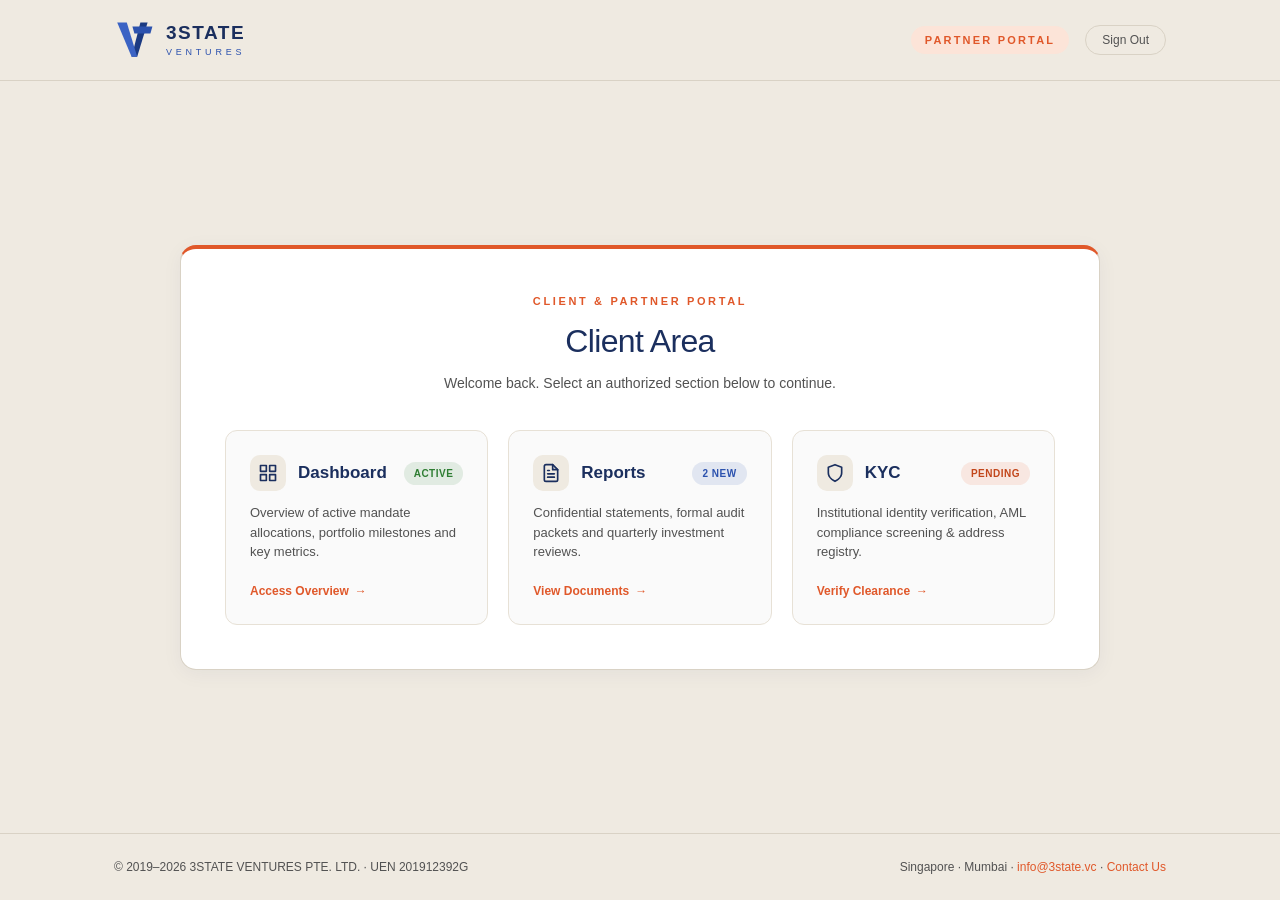
<file: account/login/index.html>
<!DOCTYPE html>
<html lang="en">
<head>
    <meta charset="utf-8">
    <meta name="viewport" content="width=device-width, initial-scale=1">
    <title>Client Area — 3State Ventures</title>
    <meta name="description" content="3State Ventures Client Area & Partner Portal">
    <link rel="icon" href="../../favicon.svg" type="image/svg+xml">
    <style>
        :root {
            --bg: #EFEAE1;
            --card-bg: #ffffff;
            --primary: #1B2F5E;
            --primary-dark: #1B3A82;
            --primary-light: #2C52AE;
            --accent: #E0582A;
            --accent-hover: #C2461B;
            --accent-soft: #FCE4D8;
            --text-main: #141414;
            --text-muted: #525252;
            --border: #D9D2C5;
            --border-light: #E7E1D6;
            --radius-sm: 8px;
            --radius-md: 12px;
            --radius-lg: 16px;
            --shadow-subtle: 0 4px 20px rgba(27, 47, 94, 0.05);
            --shadow-hover: 0 14px 36px rgba(27, 47, 94, 0.12);
            --transition: all 0.25s ease;
        }

        * { margin: 0; padding: 0; box-sizing: border-box; }
        body {
            font-family: Arial, Helvetica, sans-serif;
            background: var(--bg);
            color: var(--text-main);
            min-height: 100vh;
            display: flex;
            flex-direction: column;
            -webkit-font-smoothing: antialiased;
            line-height: 1.5;
        }

        a { color: inherit; text-decoration: none; }
        .page { min-height: 100vh; display: flex; flex-direction: column; }
        .container { max-width: 1100px; margin: 0 auto; padding: 0 24px; width: 100%; }

        /* Header */
        header {
            background: var(--bg);
            border-bottom: 1px solid var(--border);
            position: sticky;
            top: 0;
            z-index: 50;
        }
        .nav {
            display: flex;
            align-items: center;
            justify-content: space-between;
            height: 80px;
        }
        .logo {
            display: inline-flex;
            align-items: center;
            gap: 12px;
        }
        .logo-txt {
            display: flex;
            flex-direction: column;
            line-height: 1;
        }
        .logo-txt b {
            font-size: 19px;
            font-weight: 800;
            letter-spacing: .08em;
            color: #1B2F5E;
        }
        .logo-txt small {
            margin-top: 6px;
            font-size: 9px;
            letter-spacing: .42em;
            color: #2C52AE;
        }
        .nav-right {
            display: flex;
            align-items: center;
            gap: 16px;
        }
        .header-tag {
            font-size: 11px;
            font-weight: 700;
            text-transform: uppercase;
            letter-spacing: .2em;
            color: var(--accent);
            background: var(--accent-soft);
            padding: 6px 14px;
            border-radius: 999px;
        }
        .header-logout-btn {
            background: none;
            border: 1px solid var(--border);
            padding: 7px 16px;
            border-radius: 999px;
            font-size: 12px;
            color: var(--text-muted);
            cursor: pointer;
            transition: var(--transition);
        }
        .header-logout-btn:hover {
            border-color: var(--accent);
            color: var(--accent);
            background: #fff;
        }

        /* Main Content */
        main {
            flex: 1;
            display: flex;
            align-items: center;
            justify-content: center;
            padding: 60px 20px;
        }
        .portal-wrapper {
            width: 100%;
            max-width: 920px;
        }
        .portal-card {
            background: var(--card-bg);
            border-radius: var(--radius-lg);
            border: 1px solid var(--border);
            border-top: 4px solid var(--accent);
            padding: 44px;
            box-shadow: var(--shadow-subtle);
        }
        .portal-header {
            text-align: center;
            margin-bottom: 36px;
        }
        .portal-eyebrow {
            font-size: 11px;
            font-weight: 700;
            text-transform: uppercase;
            letter-spacing: .24em;
            color: var(--accent);
            margin-bottom: 8px;
            display: block;
        }
        .portal-header h1 {
            font-size: 32px;
            font-weight: 400;
            color: var(--primary);
            letter-spacing: -0.02em;
            margin-bottom: 8px;
        }
        .portal-header p {
            font-size: 14px;
            color: var(--text-muted);
        }

        /* Dashboard Grid - 3 items */
        .dashboard-grid {
            display: grid;
            grid-template-columns: repeat(3, 1fr);
            gap: 20px;
            margin-top: 28px;
        }
        @media (max-width: 840px) {
            .dashboard-grid { grid-template-columns: 1fr; }
            .portal-card { padding: 28px; }
        }

        .dashboard-card {
            background: #FAFAFA;
            border-radius: var(--radius-md);
            border: 1px solid var(--border-light);
            padding: 24px;
            display: flex;
            flex-direction: column;
            gap: 12px;
            transition: var(--transition);
            position: relative;
            overflow: hidden;
            text-decoration: none;
        }
        .dashboard-card:hover {
            transform: translateY(-4px);
            border-color: var(--accent);
            background: var(--card-bg);
            box-shadow: var(--shadow-hover);
        }
        .dashboard-card::before {
            content: "";
            position: absolute;
            inset: 0;
            box-shadow: inset 0 0 0 2px var(--accent);
            opacity: 0;
            transition: opacity 0.25s ease;
            border-radius: var(--radius-md);
            pointer-events: none;
        }
        .dashboard-card:hover::before {
            opacity: 1;
        }
        .dashboard-card-header {
            display: flex;
            align-items: center;
            gap: 12px;
        }
        .dashboard-card-icon {
            width: 36px;
            height: 36px;
            border-radius: 10px;
            background: #EFEAE1;
            color: var(--primary);
            display: flex;
            align-items: center;
            justify-content: center;
            font-size: 18px;
            flex-shrink: 0;
            transition: var(--transition);
        }
        .dashboard-card:hover .dashboard-card-icon {
            background: var(--accent-soft);
            color: var(--accent-hover);
        }
        .dashboard-card-title {
            font-size: 17px;
            font-weight: 700;
            color: var(--primary);
        }
        .dashboard-card-desc {
            font-size: 13px;
            color: var(--text-muted);
            line-height: 1.5;
            flex: 1;
        }
        .card-status {
            display: inline-block;
            padding: 4px 10px;
            border-radius: 999px;
            font-size: 10px;
            font-weight: 700;
            letter-spacing: 0.05em;
            margin-left: auto;
            text-transform: uppercase;
        }
        .status-active { background: rgba(46,125,50,0.12); color: #2e7d32; }
        .status-pending { background: rgba(224,88,42,0.12); color: #C2461B; }
        .status-new { background: rgba(44,82,174,0.12); color: #2C52AE; }

        .dashboard-card-footer {
            margin-top: 8px;
            display: flex;
            align-items: center;
            gap: 6px;
            font-size: 12px;
            font-weight: 700;
            color: var(--accent);
            transition: gap 0.2s ease;
        }
        .dashboard-card:hover .dashboard-card-footer {
            gap: 10px;
        }

        /* Footer */
        footer {
            border-top: 1px solid var(--border);
            padding: 24px 0;
            font-size: 12px;
            color: var(--text-muted);
            background: var(--bg);
        }
        .footer-row {
            display: flex;
            justify-content: space-between;
            align-items: center;
            gap: 12px;
            flex-wrap: wrap;
        }
        .footer-row a {
            color: var(--accent);
            transition: color 0.2s;
        }
        .footer-row a:hover {
            color: var(--accent-hover);
            text-decoration: underline;
        }
    </style>
</head>
<body>
    <div class="page">
        <header>
            <div class="container">
                <div class="nav">
                    <a href="../../index.html" class="logo" aria-label="3State Ventures home">
                        <svg width="40" height="40" viewBox="0 0 100 100" aria-hidden="true">
                            <polygon points="66,6 84,6 58,92 44,92" fill="#1B3A82"/>
                            <polygon points="8,6 32,6 58,92 44,92" fill="#3B63C4"/>
                            <polygon points="46,16 96,16 91,34 51,34" fill="#2C52AE"/>
                        </svg>
                        <span class="logo-txt">
                            <b>3STATE</b>
                            <small>VENTURES</small>
                        </span>
                    </a>
                    <div class="nav-right">
                        <span class="header-tag">Partner Portal</span>
                        <button type="button" class="header-logout-btn" id="logout-btn">Sign Out</button>
                    </div>
                </div>
            </div>
        </header>

        <main>
            <div class="portal-wrapper">
                <div class="portal-card">
                    <div class="portal-header">
                        <span class="portal-eyebrow">Client & Partner Portal</span>
                        <h1>Client Area</h1>
                        <p>Welcome back. Select an authorized section below to continue.</p>
                    </div>

                    <div class="dashboard-grid">
                        <a href="../dashboard/index.html" class="dashboard-card">
                            <div class="dashboard-card-header">
                                <div class="dashboard-card-icon">
                                    <svg width="20" height="20" viewBox="0 0 24 24" fill="none" stroke="currentColor" stroke-width="2" stroke-linecap="round" stroke-linejoin="round"><rect x="3" y="3" width="7" height="7"/><rect x="14" y="3" width="7" height="7"/><rect x="14" y="14" width="7" height="7"/><rect x="3" y="14" width="7" height="7"/></svg>
                                </div>
                                <span class="dashboard-card-title">Dashboard</span>
                                <span class="card-status status-active">Active</span>
                            </div>
                            <p class="dashboard-card-desc">Overview of active mandate allocations, portfolio milestones and key metrics.</p>
                            <div class="dashboard-card-footer">
                                <span>Access Overview</span>
                                <span>→</span>
                            </div>
                        </a>

                        <a href="../reports/index.html" class="dashboard-card">
                            <div class="dashboard-card-header">
                                <div class="dashboard-card-icon">
                                    <svg width="20" height="20" viewBox="0 0 24 24" fill="none" stroke="currentColor" stroke-width="2" stroke-linecap="round" stroke-linejoin="round"><path d="M14 2H6a2 2 0 0 0-2 2v16a2 2 0 0 0 2 2h12a2 2 0 0 0 2-2V8z"/><polyline points="14 2 14 8 20 8"/><line x1="16" y1="13" x2="8" y2="13"/><line x1="16" y1="17" x2="8" y2="17"/><polyline points="10 9 9 9 8 9"/></svg>
                                </div>
                                <span class="dashboard-card-title">Reports</span>
                                <span class="card-status status-new">2 New</span>
                            </div>
                            <p class="dashboard-card-desc">Confidential statements, formal audit packets and quarterly investment reviews.</p>
                            <div class="dashboard-card-footer">
                                <span>View Documents</span>
                                <span>→</span>
                            </div>
                        </a>

                        <a href="../kyc/index.html" class="dashboard-card">
                            <div class="dashboard-card-header">
                                <div class="dashboard-card-icon">
                                    <svg width="20" height="20" viewBox="0 0 24 24" fill="none" stroke="currentColor" stroke-width="2" stroke-linecap="round" stroke-linejoin="round"><path d="M12 22s8-4 8-10V5l-8-3-8 3v7c0 6 8 10 8 10z"/></svg>
                                </div>
                                <span class="dashboard-card-title">KYC</span>
                                <span class="card-status status-pending">Pending</span>
                            </div>
                            <p class="dashboard-card-desc">Institutional identity verification, AML compliance screening & address registry.</p>
                            <div class="dashboard-card-footer">
                                <span>Verify Clearance</span>
                                <span>→</span>
                            </div>
                        </a>
                    </div>
                </div>
            </div>
        </main>

        <footer>
            <div class="container">
                <div class="footer-row">
                    <p>© 2019–2026 3STATE VENTURES PTE. LTD. · UEN 201912392G</p>
                    <p>Singapore · Mumbai · <a href="mailto:info@3state.vc">info@3state.vc</a> · <a href="../../contact.html">Contact Us</a></p>
                </div>
            </div>
        </footer>
    </div>

    <script src="../../auth.js"></script>
    <script>
        document.addEventListener('DOMContentLoaded', function () {
            const logoutBtn = document.getElementById('logout-btn');
            if (logoutBtn) {
                logoutBtn.addEventListener('click', function (e) {
                    e.preventDefault();
                    if (window.AssetAuth && typeof window.AssetAuth.logout === 'function') {
                        window.AssetAuth.logout();
                    } else {
                        window.location.href = '../../index.html';
                    }
                });
            }
        });
    </script>
</body>
</html>
</file>
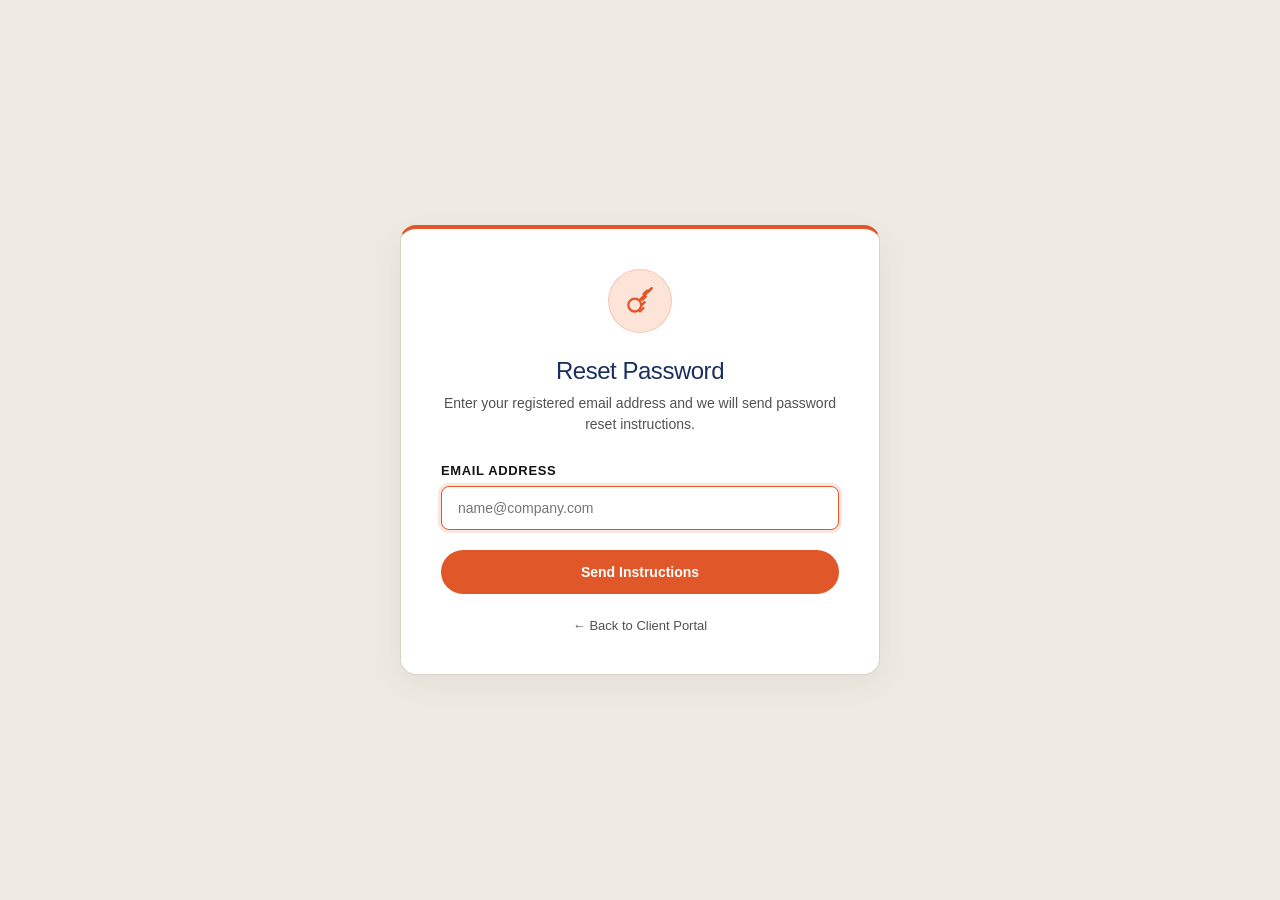
<file: account/password-reset/index.html>
﻿<!DOCTYPE html>
<html lang="en">
<head>
    <meta charset="utf-8">
    <meta name="viewport" content="width=device-width, initial-scale=1">
    <title>Password Reset | 3State Ventures</title>
    <link rel="icon" href="../../favicon.svg" type="image/svg+xml">
    <style>
        :root {
            --bg: #EFEAE1;
            --card-bg: #ffffff;
            --primary: #1B2F5E;
            --accent: #E0582A;
            --accent-hover: #C2461B;
            --text-main: #141414;
            --text-muted: #525252;
            --border: #D9D2C5;
            --border-light: #E7E1D6;
        }

        * { margin: 0; padding: 0; box-sizing: border-box; }
        body {
            font-family: Arial, Helvetica, sans-serif;
            background: var(--bg);
            color: var(--text-main);
            min-height: 100vh;
            display: flex;
            align-items: center;
            justify-content: center;
            padding: 24px;
            -webkit-font-smoothing: antialiased;
        }

        .reset-container {
            max-width: 480px;
            width: 100%;
        }

        .reset-card {
            background: var(--card-bg);
            border-radius: 16px;
            border: 1px solid var(--border);
            border-top: 4px solid var(--accent);
            padding: 40px;
            box-shadow: 0 10px 30px rgba(27, 47, 94, 0.06);
            text-align: center;
        }

        .reset-icon {
            width: 64px;
            height: 64px;
            background: #FCE4D8;
            color: var(--accent);
            border-radius: 50%;
            display: flex;
            align-items: center;
            justify-content: center;
            margin: 0 auto 24px;
            font-size: 26px;
            border: 1px solid rgba(224, 88, 42, 0.2);
        }

        .reset-header h1 {
            font-size: 24px;
            color: var(--primary);
            margin-bottom: 8px;
            font-weight: 400;
            letter-spacing: -0.02em;
        }

        .reset-header p {
            font-size: 14px;
            color: var(--text-muted);
            margin-bottom: 28px;
            line-height: 1.5;
        }

        .form-field {
            margin-bottom: 20px;
            text-align: left;
        }

        .form-field label {
            display: block;
            font-size: 13px;
            font-weight: 700;
            text-transform: uppercase;
            letter-spacing: 0.05em;
            color: var(--text-main);
            margin-bottom: 8px;
        }

        .form-field input {
            width: 100%;
            padding: 13px 16px;
            background: #FAFAFA;
            border: 1px solid var(--border);
            border-radius: 8px;
            color: var(--text-main);
            font-size: 14px;
            transition: all 0.2s ease;
        }

        .form-field input:focus {
            outline: none;
            border-color: var(--accent);
            background: #fff;
            box-shadow: 0 0 0 3px rgba(224, 88, 42, 0.15);
        }

        .btn {
            width: 100%;
            padding: 14px;
            border-radius: 999px;
            font-size: 14px;
            font-weight: 700;
            border: none;
            cursor: pointer;
            transition: all 0.25s ease;
            background: var(--accent);
            color: #fff;
        }

        .btn:hover {
            background: var(--accent-hover);
            transform: translateY(-1px);
        }

        .btn:disabled {
            opacity: 0.6;
            cursor: not-allowed;
            transform: none;
        }

        .success-message {
            background: rgba(46, 125, 50, 0.08);
            border: 1px solid rgba(46, 125, 50, 0.2);
            color: #2e7d32;
            padding: 12px;
            border-radius: 8px;
            font-size: 13px;
            margin-bottom: 20px;
            display: none;
        }

        .error-message {
            background: rgba(220, 38, 38, 0.08);
            border: 1px solid rgba(220, 38, 38, 0.2);
            color: #d32f2f;
            padding: 12px;
            border-radius: 8px;
            font-size: 13px;
            margin-bottom: 20px;
            display: none;
        }

        .back-link {
            display: inline-block;
            margin-top: 24px;
            color: var(--text-muted);
            text-decoration: none;
            font-size: 13px;
            transition: color 0.2s;
        }

        .back-link:hover {
            color: var(--accent);
        }
    </style>
</head>
<body>
    <div class="reset-container">
        <div class="reset-card">
            <div class="reset-icon">
                <svg width="28" height="28" viewBox="0 0 24 24" fill="none" stroke="currentColor" stroke-width="2" stroke-linecap="round" stroke-linejoin="round"><path d="M21 2l-2 2m-1-1l-3 3m2 2l-3 3m2 2l-3 3m2 2l-3 3"/><circle cx="7.5" cy="15.5" r="5.5"/><path d="M11.5 11.5L22 1"/></svg>
            </div>
            <div class="reset-header">
                <h1>Reset Password</h1>
                <p>Enter your registered email address and we will send password reset instructions.</p>
            </div>

            <div class="success-message" id="success-message">Password reset instructions have been dispatched to your email.</div>
            <div class="error-message" id="error-message">Email address not recognized. Please check and try again.</div>

            <form id="reset-form">
                <div class="form-field">
                    <label for="reset-email">Email Address</label>
                    <input type="email" id="reset-email" placeholder="name@company.com" required autofocus />
                </div>
                <button type="submit" class="btn" id="reset-btn">Send Instructions</button>
            </form>

            <a href="../login/index.html" class="back-link">← Back to Client Portal</a>
        </div>
    </div>

    <script>
        document.addEventListener('DOMContentLoaded', function () {
            const resetForm = document.getElementById('reset-form');
            const resetBtn = document.getElementById('reset-btn');
            const successMessage = document.getElementById('success-message');
            const errorMessage = document.getElementById('error-message');
            const emailInput = document.getElementById('reset-email');

            resetForm.addEventListener('submit', function (e) {
                e.preventDefault();
                successMessage.style.display = 'none';
                errorMessage.style.display = 'none';
                resetBtn.disabled = true;
                resetBtn.textContent = 'Sending...';

                setTimeout(() => {
                    successMessage.style.display = 'block';
                    emailInput.value = '';
                    resetBtn.disabled = false;
                    resetBtn.textContent = 'Send Instructions';
                    setTimeout(() => { window.location.href = '../login/index.html'; }, 3000);
                }, 1400);
            });
        });
    </script>
</body>
</html>
</file>
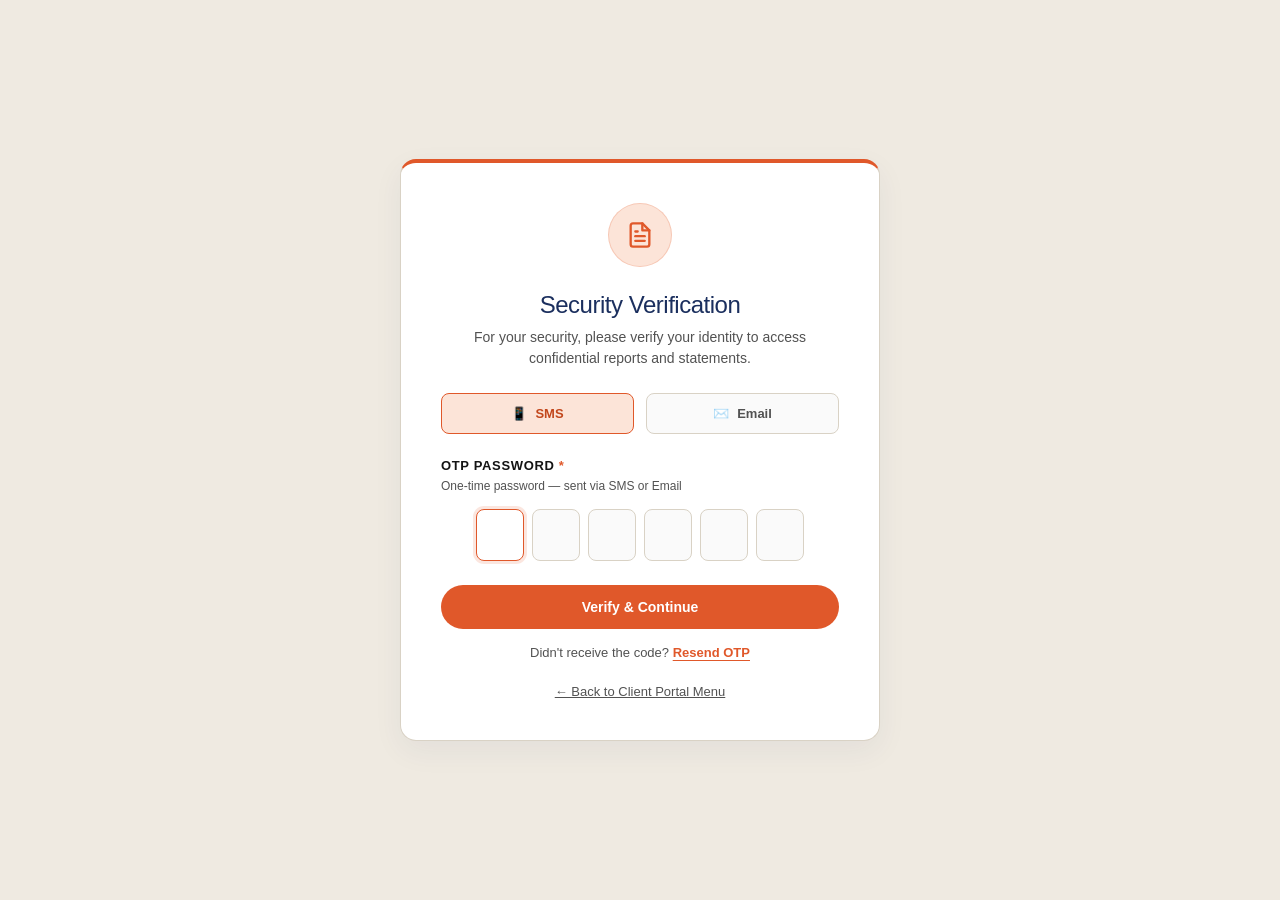
<file: account/reports/index.html>
﻿<!DOCTYPE html>
<html lang="en">
<head>
    <meta charset="utf-8">
    <meta name="viewport" content="width=device-width, initial-scale=1">
    <title>Security Verification — Reports | 3State Ventures</title>
    <link rel="icon" href="../../favicon.svg" type="image/svg+xml">
    <style>
        :root {
            --bg: #EFEAE1;
            --card-bg: #ffffff;
            --primary: #1B2F5E;
            --accent: #E0582A;
            --accent-hover: #C2461B;
            --text-main: #141414;
            --text-muted: #525252;
            --border: #D9D2C5;
            --border-light: #E7E1D6;
        }

        * { margin: 0; padding: 0; box-sizing: border-box; }
        body {
            font-family: Arial, Helvetica, sans-serif;
            background: var(--bg);
            color: var(--text-main);
            min-height: 100vh;
            display: flex;
            align-items: center;
            justify-content: center;
            padding: 24px;
            -webkit-font-smoothing: antialiased;
        }

        .otp-container {
            max-width: 480px;
            width: 100%;
            background: var(--card-bg);
            border-radius: 16px;
            border: 1px solid var(--border);
            border-top: 4px solid var(--accent);
            padding: 40px;
            box-shadow: 0 10px 30px rgba(27, 47, 94, 0.06);
            text-align: center;
        }

        .otp-icon {
            width: 64px;
            height: 64px;
            background: #FCE4D8;
            color: var(--accent);
            border-radius: 50%;
            display: flex;
            align-items: center;
            justify-content: center;
            margin: 0 auto 24px;
            font-size: 26px;
            border: 1px solid rgba(224, 88, 42, 0.2);
        }

        .otp-title {
            font-size: 24px;
            color: var(--primary);
            margin-bottom: 8px;
            font-weight: 400;
            letter-spacing: -0.02em;
        }

        .otp-subtitle {
            color: var(--text-muted);
            font-size: 14px;
            margin-bottom: 24px;
            line-height: 1.5;
        }

        .otp-method {
            display: flex;
            gap: 12px;
            margin-bottom: 24px;
        }

        .otp-method-btn {
            flex: 1;
            padding: 12px;
            border: 1px solid var(--border);
            border-radius: 8px;
            background: #FAFAFA;
            cursor: pointer;
            transition: all 0.2s ease;
            font-size: 13px;
            font-weight: 700;
            color: var(--text-muted);
            display: flex;
            align-items: center;
            justify-content: center;
            gap: 8px;
        }

        .otp-method-btn:hover {
            border-color: var(--accent);
            color: var(--text-main);
        }

        .otp-method-btn.active {
            border-color: var(--accent);
            background: #FCE4D8;
            color: var(--accent-hover);
        }

        .otp-sent-msg {
            background: rgba(46, 125, 50, 0.08);
            color: #2e7d32;
            padding: 12px;
            border-radius: 8px;
            font-size: 13px;
            margin-bottom: 20px;
            display: none;
            border: 1px solid rgba(46, 125, 50, 0.2);
        }

        .otp-label {
            display: block;
            text-align: left;
            font-weight: 700;
            color: var(--text-main);
            margin-bottom: 6px;
            font-size: 13px;
            text-transform: uppercase;
            letter-spacing: 0.05em;
        }

        .otp-label .required { color: var(--accent); }
        .otp-hint {
            display: block;
            text-align: left;
            font-size: 12px;
            color: var(--text-muted);
            margin-bottom: 16px;
        }

        .otp-input-wrapper {
            display: flex;
            gap: 8px;
            justify-content: center;
            margin-bottom: 24px;
        }

        .otp-input {
            width: 48px;
            height: 52px;
            text-align: center;
            font-size: 20px;
            font-weight: 700;
            border: 1px solid var(--border);
            border-radius: 8px;
            outline: none;
            transition: all 0.2s ease;
            background: #FAFAFA;
            color: var(--primary);
        }

        .otp-input:focus {
            border-color: var(--accent);
            background: #fff;
            box-shadow: 0 0 0 3px rgba(224, 88, 42, 0.15);
        }

        .otp-submit {
            width: 100%;
            padding: 14px;
            background: var(--accent);
            color: #fff;
            border: none;
            border-radius: 999px;
            font-size: 14px;
            font-weight: 700;
            cursor: pointer;
            transition: all 0.25s ease;
            margin-bottom: 16px;
        }

        .otp-submit:hover {
            background: var(--accent-hover);
            transform: translateY(-1px);
        }

        .otp-submit:disabled {
            opacity: 0.6;
            cursor: not-allowed;
            transform: none;
        }

        .otp-resend {
            color: var(--text-muted);
            font-size: 13px;
        }

        .otp-resend a {
            color: var(--accent);
            text-decoration: underline;
            text-underline-offset: 3px;
            font-weight: 700;
        }

        .otp-error {
            color: #d32f2f;
            font-size: 13px;
            margin-top: 10px;
            margin-bottom: 12px;
            display: none;
        }

        .back-link {
            display: inline-block;
            margin-top: 24px;
            color: var(--text-muted);
            font-size: 13px;
            transition: color 0.2s;
        }

        .back-link:hover {
            color: var(--accent);
        }
    </style>
</head>
<body>
    <div class="otp-container">
        <div class="otp-icon">
            <svg width="28" height="28" viewBox="0 0 24 24" fill="none" stroke="currentColor" stroke-width="2" stroke-linecap="round" stroke-linejoin="round"><path d="M14 2H6a2 2 0 0 0-2 2v16a2 2 0 0 0 2 2h12a2 2 0 0 0 2-2V8z"/><polyline points="14 2 14 8 20 8"/><line x1="16" y1="13" x2="8" y2="13"/><line x1="16" y1="17" x2="8" y2="17"/><polyline points="10 9 9 9 8 9"/></svg>
        </div>
        <h2 class="otp-title">Security Verification</h2>
        <p class="otp-subtitle">For your security, please verify your identity to access confidential reports and statements.</p>
        
        <div class="otp-method">
            <button type="button" class="otp-method-btn active" data-method="sms">
                <span>📱</span> SMS
            </button>
            <button type="button" class="otp-method-btn" data-method="email">
                <span>✉️</span> Email
            </button>
        </div>

        <div class="otp-sent-msg" id="otp-sent-msg">A verification code has been sent to your phone ending in **42</div>
        
        <label class="otp-label">OTP Password <span class="required">*</span></label>
        <span class="otp-hint">One-time password — sent via SMS or Email</span>
        
        <div class="otp-input-wrapper">
            <input type="text" class="otp-input" maxlength="1" data-index="0" inputmode="numeric" autofocus />
            <input type="text" class="otp-input" maxlength="1" data-index="1" inputmode="numeric" />
            <input type="text" class="otp-input" maxlength="1" data-index="2" inputmode="numeric" />
            <input type="text" class="otp-input" maxlength="1" data-index="3" inputmode="numeric" />
            <input type="text" class="otp-input" maxlength="1" data-index="4" inputmode="numeric" />
            <input type="text" class="otp-input" maxlength="1" data-index="5" inputmode="numeric" />
        </div>

        <button type="button" class="otp-submit" id="otp-verify-btn">Verify & Continue</button>
        <div class="otp-error" id="otp-error">Invalid verification code. Please try again.</div>

        <p class="otp-resend">Didn't receive the code? <a href="#" id="resend-otp">Resend OTP</a></p>
        <a href="../login/index.html" class="back-link">← Back to Client Portal Menu</a>
    </div>

    <script>
        document.addEventListener('DOMContentLoaded', function () {
            const otpInputs = document.querySelectorAll('.otp-input');
            const verifyBtn = document.getElementById('otp-verify-btn');
            const otpError = document.getElementById('otp-error');
            const otpSentMsg = document.getElementById('otp-sent-msg');
            const methodBtns = document.querySelectorAll('.otp-method-btn');
            const resendLink = document.getElementById('resend-otp');

            otpInputs.forEach((input, index) => {
                input.addEventListener('input', function () {
                    this.value = this.value.replace(/[^0-9]/g, '');
                    if (this.value && index < otpInputs.length - 1) otpInputs[index + 1].focus();
                });
                input.addEventListener('keydown', function (e) {
                    if (e.key === 'Backspace' && !this.value && index > 0) otpInputs[index - 1].focus();
                });
                input.addEventListener('paste', function (e) {
                    e.preventDefault();
                    const digits = (e.clipboardData || window.clipboardData).getData('text').replace(/[^0-9]/g, '').split('');
                    otpInputs.forEach((inp, i) => { if (digits[i]) inp.value = digits[i]; });
                });
            });

            methodBtns.forEach(btn => {
                btn.addEventListener('click', function () {
                    methodBtns.forEach(b => b.classList.remove('active'));
                    this.classList.add('active');
                    otpSentMsg.textContent = this.dataset.method === 'sms'
                        ? 'A verification code has been sent to your phone ending in **42'
                        : 'A verification code has been sent to your registered email';
                    otpSentMsg.style.display = 'block';
                });
            });

            resendLink.addEventListener('click', function (e) {
                e.preventDefault();
                otpSentMsg.style.display = 'block';
                this.textContent = 'Code sent!';
                setTimeout(() => { this.textContent = 'Resend OTP'; }, 3000);
            });

            verifyBtn.addEventListener('click', function () {
                const code = Array.from(otpInputs).map(i => i.value).join('');
                if (code.length < 6) {
                    otpError.textContent = 'Please enter the complete 6-digit code.';
                    otpError.style.display = 'block';
                    return;
                }
                verifyBtn.disabled = true;
                verifyBtn.textContent = 'Verifying...';
                setTimeout(() => {
                    otpError.textContent = 'Invalid verification code. Please try again.';
                    otpError.style.display = 'block';
                    verifyBtn.disabled = false;
                    verifyBtn.textContent = 'Verify & Continue';
                    otpInputs.forEach(i => i.value = '');
                    otpInputs[0].focus();
                }, 1800);
            });
        });
    </script>
</body>
</html>
</file>
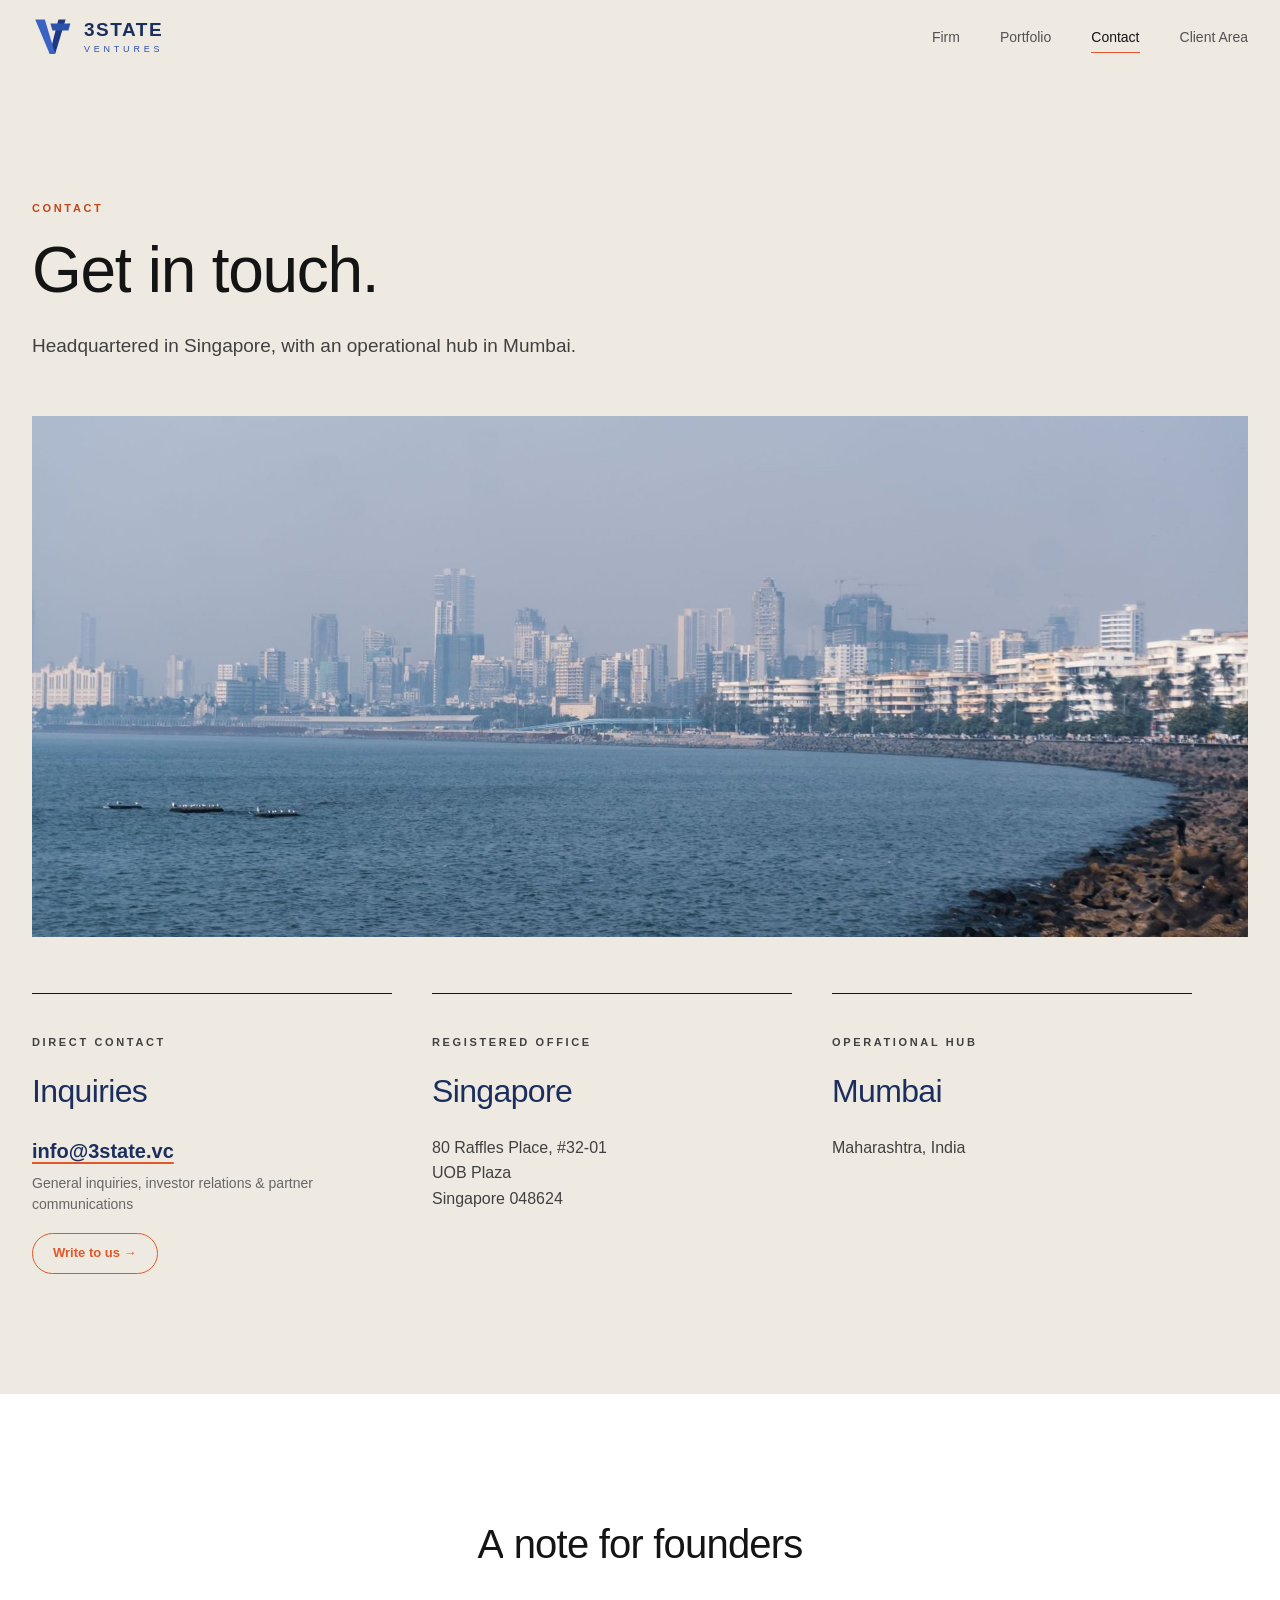
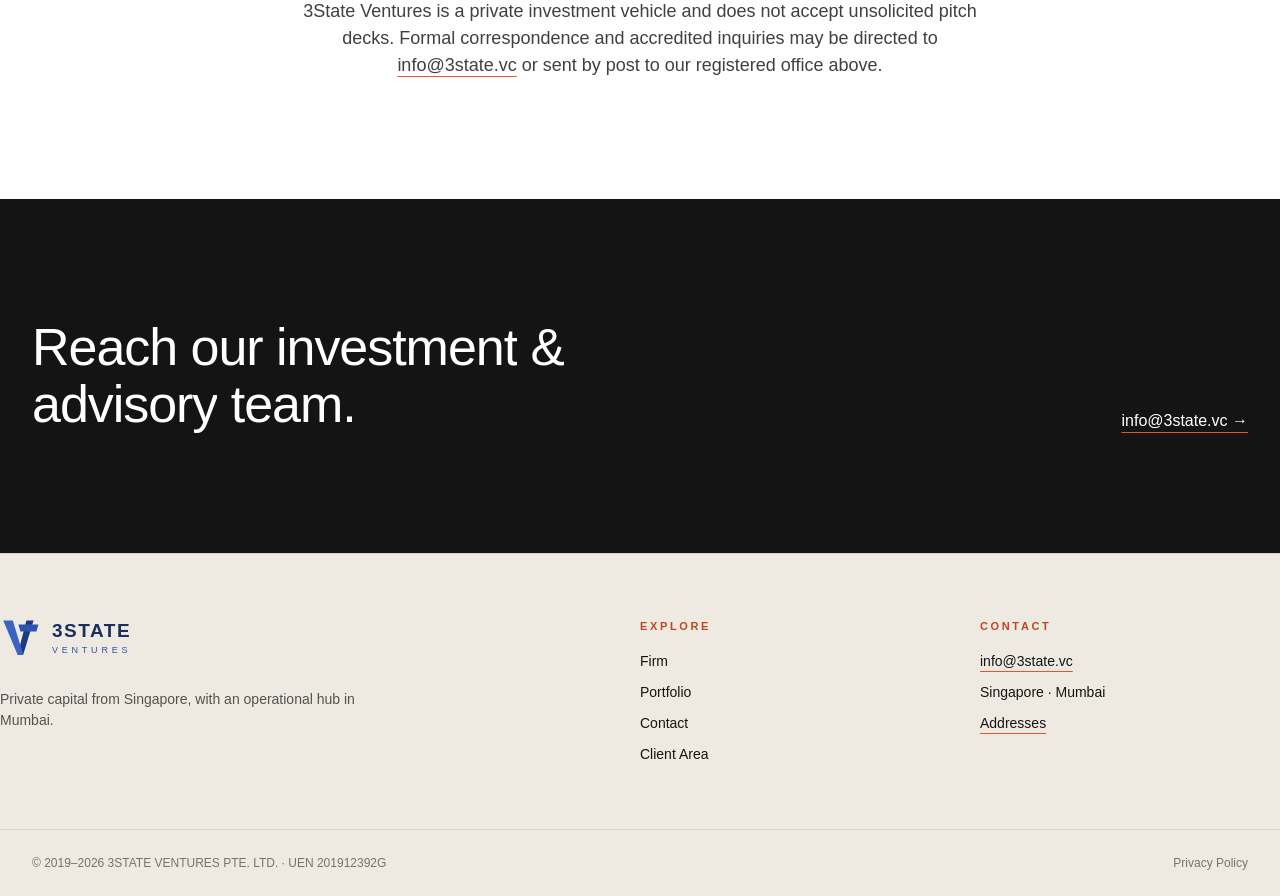
<file: contact.html>
<!DOCTYPE html>
<html lang="en">
<head>
<meta charset="utf-8">
<meta name="viewport" content="width=device-width, initial-scale=1">
<title>Contact — 3State Ventures</title>
<meta name="description" content="3State Ventures is the private family office and technology investment vehicle of Binny Bansal, co-founder of Flipkart.">
<script>document.documentElement.classList.add('js')</script>
<link rel="icon" href="favicon.svg" type="image/svg+xml">
<link rel="stylesheet" href="css/style.css">
</head>
<body>

<header>
  <div class="wrap bar">
    <a href="index.html" aria-label="3State Ventures home"><span class="logo"><svg width="40" height="40" viewBox="0 0 100 100" aria-hidden="true">
<polygon points="66,6 84,6 58,92 44,92" fill="#1B3A82"/><polygon points="8,6 32,6 58,92 44,92" fill="#3B63C4"/>
<polygon points="46,16 96,16 91,34 51,34" fill="#2C52AE"/></svg><span class="logo-txt"><b>3STATE</b><small>VENTURES</small></span></span></a>
    <nav class="main" aria-label="Main"><a href="firm.html">Firm</a><a href="portfolio.html">Portfolio</a><a href="contact.html" class="active">Contact</a><a href="account/login/index.html">Client Area</a></nav>
    <button class="burger" aria-label="Toggle menu" aria-expanded="false"><span></span><span></span><span></span></button>
  </div>
  <nav class="mobile" aria-label="Mobile"><a href="firm.html">Firm</a><a href="portfolio.html">Portfolio</a><a href="contact.html" class="active">Contact</a><a href="account/login/index.html">Client Area</a></nav>
</header>

<main>
  <section id="contact" class="block">
    <div class="wrap">
      <div class="sec-head reveal" style="margin-bottom:56px">
        <p class="eyebrow">Contact</p>
        <h2>Get in touch.</h2>
        <p class="lead">Headquartered in Singapore, with an operational hub in Mumbai.</p>
      </div>
      <div class="ph r219 reveal"><img src="images/mumbai-marine-drive.jpg" alt="Marine Drive along the Mumbai waterfront"></div>
      <div class="offices">
        <div class="rule reveal">
          <p class="eyebrow">Direct Contact</p>
          <h3>Inquiries</h3>
          <address>
            <a href="mailto:info@3state.vc" class="contact-email-val">info@3state.vc</a>
            <span class="contact-sub">General inquiries, investor relations &amp; partner communications</span>
            <div style="margin-top:18px"><a href="mailto:info@3state.vc" class="btn-pill-contact">Write to us →</a></div>
          </address>
        </div>
        <div class="rule reveal">
          <p class="eyebrow">Registered Office</p>
          <h3>Singapore</h3>
          <address>80 Raffles Place, #32-01<br>UOB Plaza<br>Singapore 048624</address>
        </div>
        <div class="rule reveal">
          <p class="eyebrow">Operational Hub</p>
          <h3>Mumbai</h3>
          <address>Maharashtra, India</address>
        </div>
      </div>
    </div>
  </section>

  <section class="white block">
    <div class="wrap note reveal">
      <h2>A note for founders</h2>
      <p>3State Ventures is a private investment vehicle and does not accept unsolicited pitch decks. Formal correspondence and accredited inquiries may be directed to <a href="mailto:info@3state.vc" class="link-o">info@3state.vc</a> or sent by post to our registered office above.</p>
    </div>
  </section>

  <section class="dark block">
    <div class="wrap reveal">
      <h2>Reach our investment &amp; advisory team.</h2>
      <a href="mailto:info@3state.vc">info@3state.vc →</a>
    </div>
  </section>
</main>

<footer>
  <div class="wrap foot">
    <div><span class="logo"><svg width="40" height="40" viewBox="0 0 100 100" aria-hidden="true">
<polygon points="66,6 84,6 58,92 44,92" fill="#1B3A82"/><polygon points="8,6 32,6 58,92 44,92" fill="#3B63C4"/>
<polygon points="46,16 96,16 91,34 51,34" fill="#2C52AE"/></svg><span class="logo-txt"><b>3STATE</b><small>VENTURES</small></span></span><p class="small">Private capital from Singapore, with an operational hub in Mumbai.</p></div>
    <div><p class="eyebrow">Explore</p><ul><li><a href="firm.html">Firm</a></li><li><a href="portfolio.html">Portfolio</a></li><li><a href="contact.html">Contact</a></li><li><a href="account/login/index.html">Client Area</a></li></ul></div>
    <div><p class="eyebrow">Contact</p><ul><li><a href="mailto:info@3state.vc" class="link-o">info@3state.vc</a></li><li>Singapore · Mumbai</li><li><a href="contact.html" class="link-o">Addresses</a></li></ul></div>
  </div>
  <div class="legal"><div class="wrap"><p>© 2019–2026 3STATE VENTURES PTE. LTD. · UEN 201912392G</p><a href="privacy.html">Privacy Policy</a></div></div>
</footer>

<script src="js/main.js"></script>
</body>
</html>
</file>
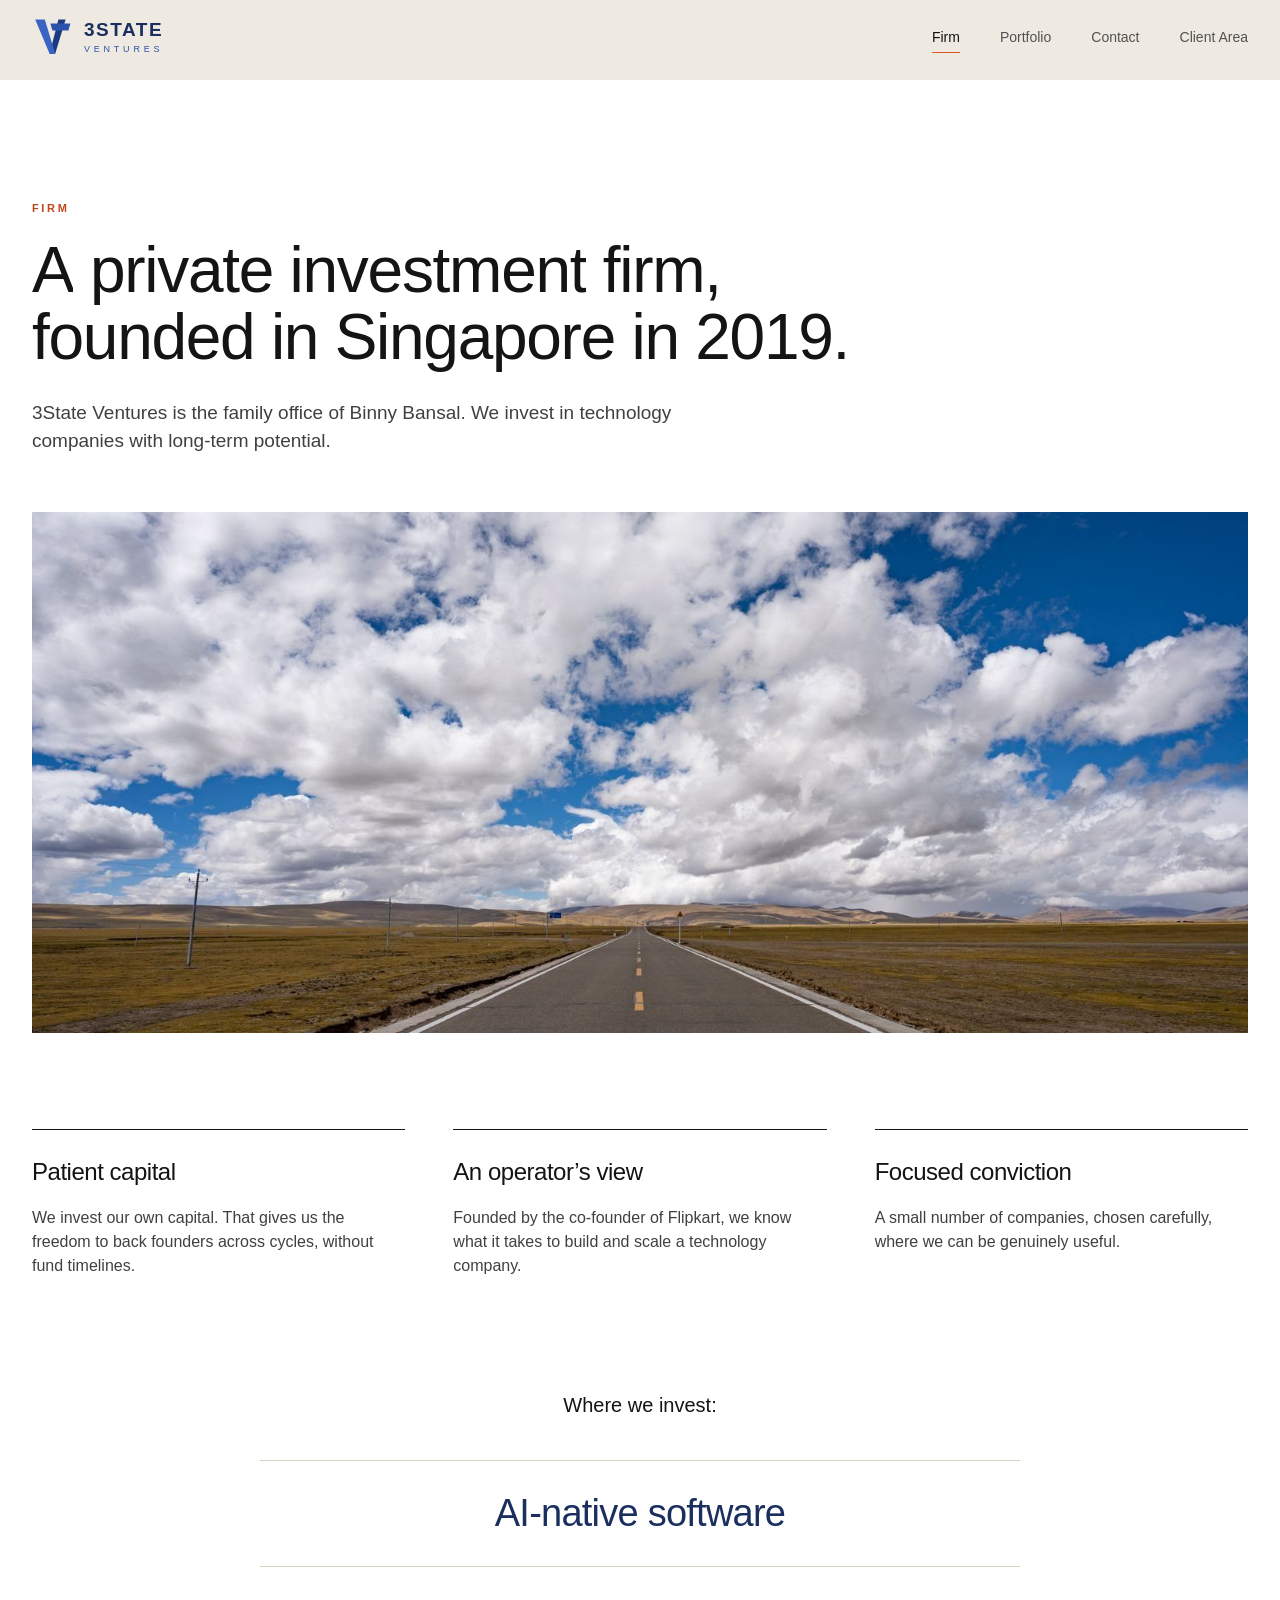
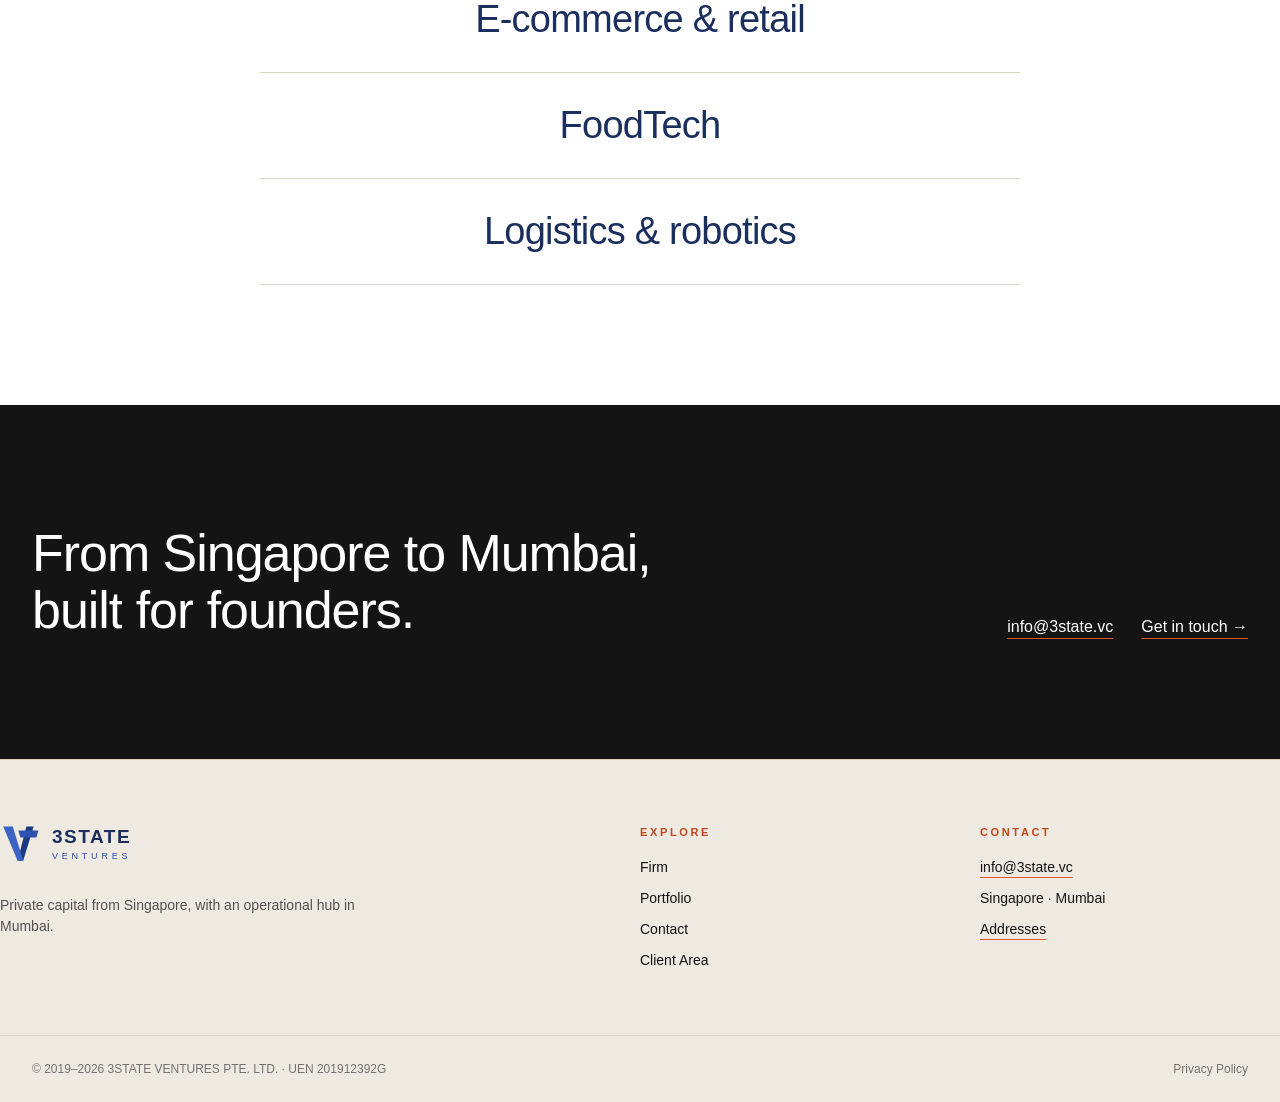
<file: firm.html>
<!DOCTYPE html>
<html lang="en">
<head>
<meta charset="utf-8">
<meta name="viewport" content="width=device-width, initial-scale=1">
<title>Firm — 3State Ventures</title>
<meta name="description" content="3State Ventures is the private family office and technology investment vehicle of Binny Bansal, co-founder of Flipkart.">
<script>document.documentElement.classList.add('js')</script>
<link rel="icon" href="favicon.svg" type="image/svg+xml">
<link rel="stylesheet" href="css/style.css">
</head>
<body>

<header>
  <div class="wrap bar">
    <a href="index.html" aria-label="3State Ventures home"><span class="logo"><svg width="40" height="40" viewBox="0 0 100 100" aria-hidden="true">
<polygon points="66,6 84,6 58,92 44,92" fill="#1B3A82"/><polygon points="8,6 32,6 58,92 44,92" fill="#3B63C4"/>
<polygon points="46,16 96,16 91,34 51,34" fill="#2C52AE"/></svg><span class="logo-txt"><b>3STATE</b><small>VENTURES</small></span></span></a>
    <nav class="main" aria-label="Main"><a href="firm.html" class="active">Firm</a><a href="portfolio.html">Portfolio</a><a href="contact.html">Contact</a><a href="account/login/index.html">Client Area</a></nav>
    <button class="burger" aria-label="Toggle menu" aria-expanded="false"><span></span><span></span><span></span></button>
  </div>
  <nav class="mobile" aria-label="Mobile"><a href="firm.html" class="active">Firm</a><a href="portfolio.html">Portfolio</a><a href="contact.html">Contact</a><a href="account/login/index.html">Client Area</a></nav>
</header>

<main>
  <section id="firm" class="white block">
    <div class="wrap">
      <div class="sec-head reveal">
        <p class="eyebrow">Firm</p>
        <h2>A private investment firm, founded in Singapore in 2019.</h2>
        <p class="lead">3State Ventures is the family office of Binny Bansal. We invest in technology companies with long-term potential.</p>
      </div>
      <div class="ph r219 reveal"><img src="images/long-horizon-road.jpg" alt="An open road stretching toward distant mountains under a clear sky"></div>
      <div class="three" style="margin-top:96px">
        <div class="rule reveal"><h3>Patient capital</h3><p>We invest our own capital. That gives us the freedom to back founders across cycles, without fund timelines.</p></div>
        <div class="rule reveal"><h3>An operator’s view</h3><p>Founded by the co-founder of Flipkart, we know what it takes to build and scale a technology company.</p></div>
        <div class="rule reveal"><h3>Focused conviction</h3><p>A small number of companies, chosen carefully, where we can be genuinely useful.</p></div>
      </div>
      <div style="margin-top:112px" class="reveal">
        <p class="center-title">Where we invest:</p>
        <ul class="sectors"><li>AI-native software</li><li>E-commerce &amp; retail</li><li>FoodTech</li><li>Logistics &amp; robotics</li></ul>
      </div>
    </div>
  </section>

  <section class="dark block">
    <div class="wrap reveal">
      <h2>From Singapore to Mumbai, built for founders.</h2>
      <div class="dark-actions">
        <a href="mailto:info@3state.vc">info@3state.vc</a>
        <a href="contact.html">Get in touch →</a>
      </div>
    </div>
  </section>
</main>

<footer>
  <div class="wrap foot">
    <div><span class="logo"><svg width="40" height="40" viewBox="0 0 100 100" aria-hidden="true">
<polygon points="66,6 84,6 58,92 44,92" fill="#1B3A82"/><polygon points="8,6 32,6 58,92 44,92" fill="#3B63C4"/>
<polygon points="46,16 96,16 91,34 51,34" fill="#2C52AE"/></svg><span class="logo-txt"><b>3STATE</b><small>VENTURES</small></span></span><p class="small">Private capital from Singapore, with an operational hub in Mumbai.</p></div>
    <div><p class="eyebrow">Explore</p><ul><li><a href="firm.html">Firm</a></li><li><a href="portfolio.html">Portfolio</a></li><li><a href="contact.html">Contact</a></li><li><a href="account/login/index.html">Client Area</a></li></ul></div>
    <div><p class="eyebrow">Contact</p><ul><li><a href="mailto:info@3state.vc" class="link-o">info@3state.vc</a></li><li>Singapore · Mumbai</li><li><a href="contact.html" class="link-o">Addresses</a></li></ul></div>
  </div>
  <div class="legal"><div class="wrap"><p>© 2019–2026 3STATE VENTURES PTE. LTD. · UEN 201912392G</p><a href="privacy.html">Privacy Policy</a></div></div>
</footer>

<script src="js/main.js"></script>
</body>
</html>
</file>
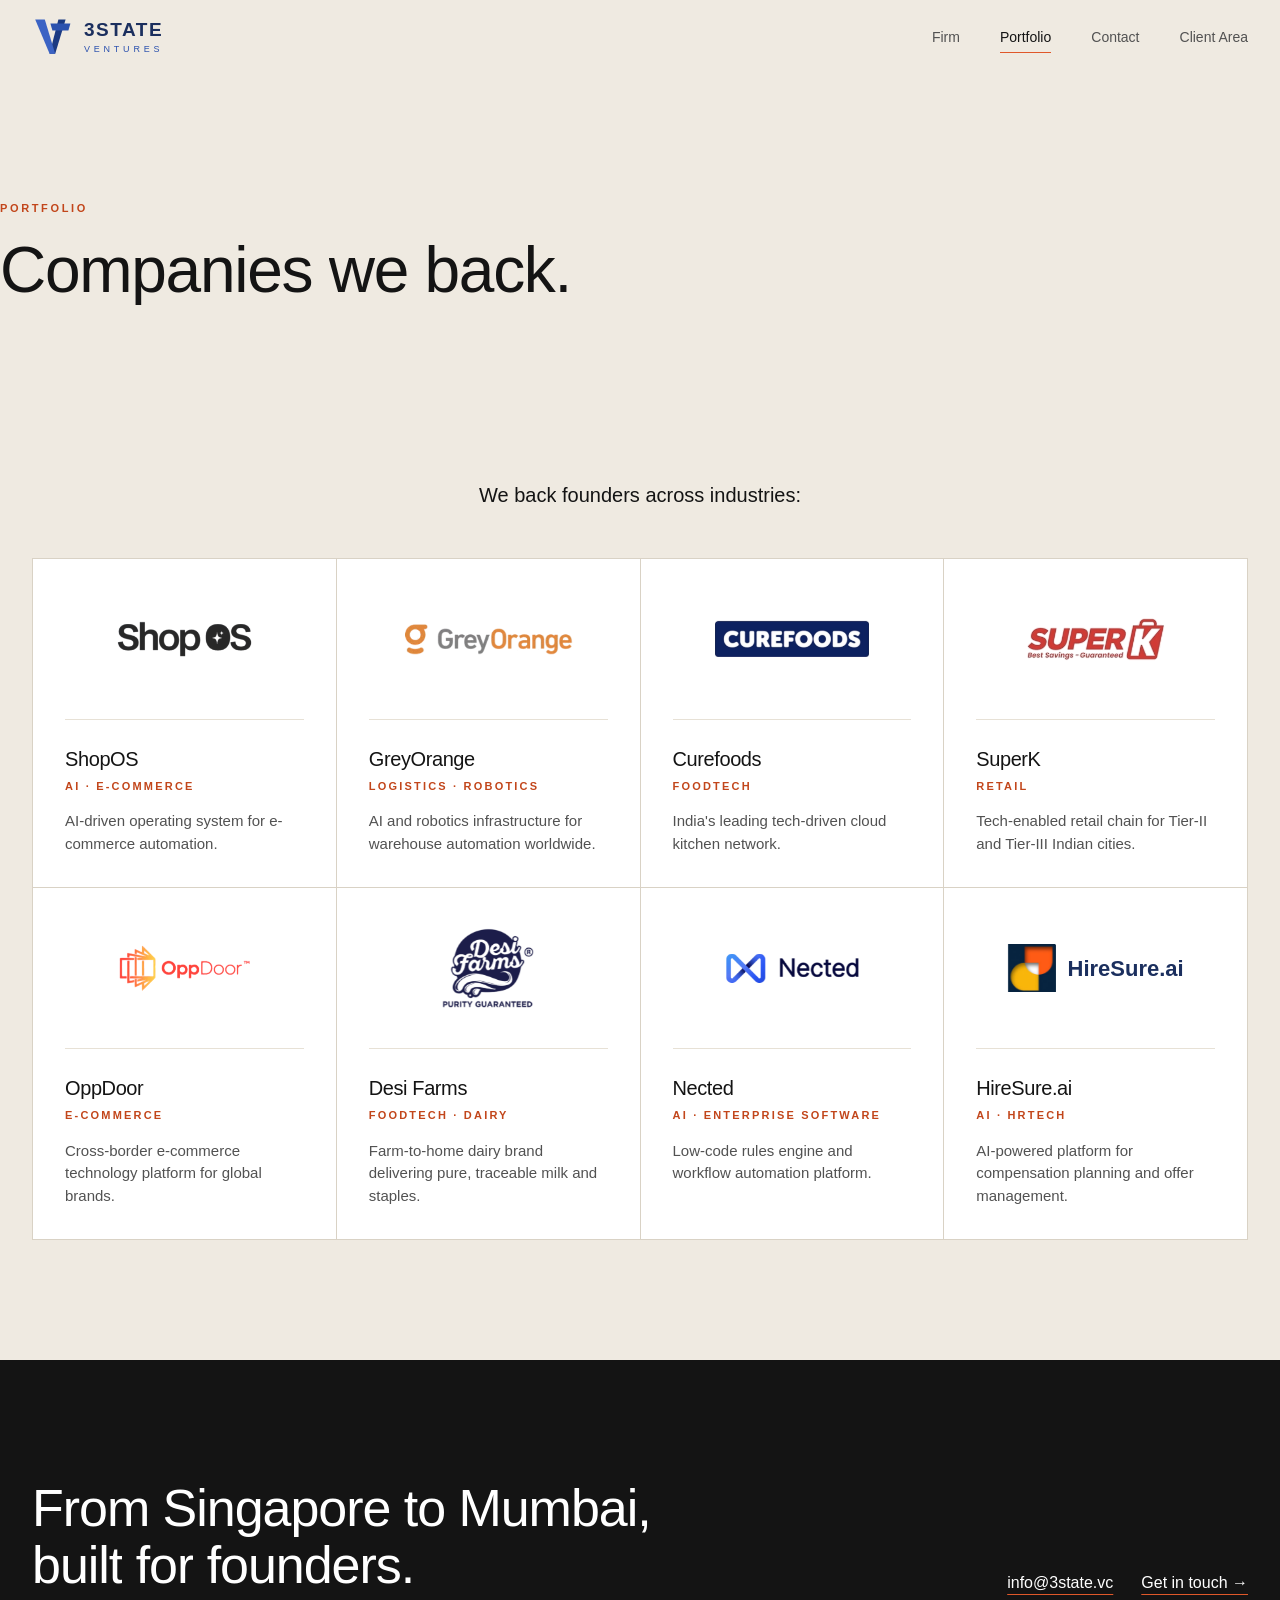
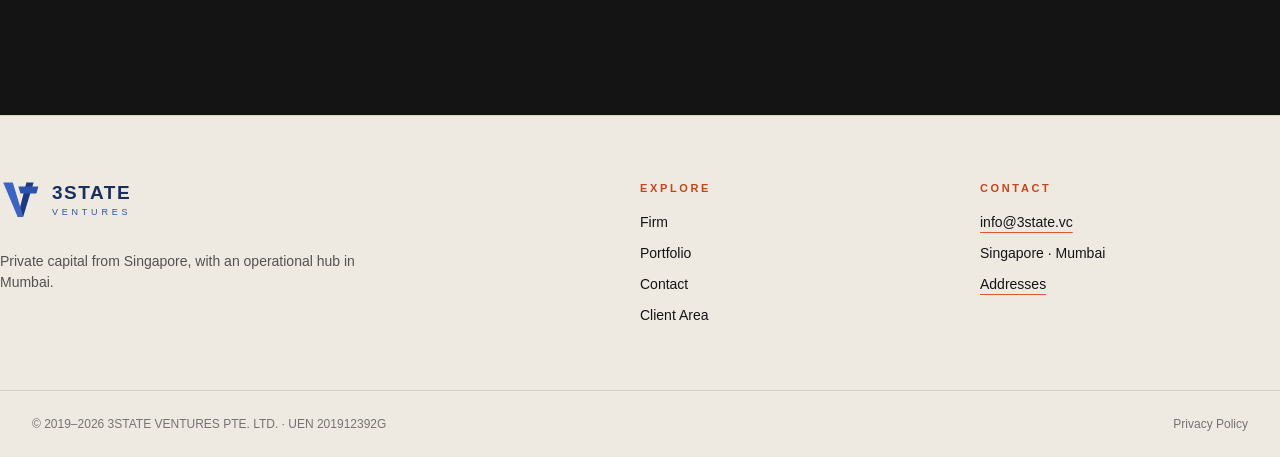
<file: portfolio.html>
<!DOCTYPE html>
<html lang="en">
<head>
<meta charset="utf-8">
<meta name="viewport" content="width=device-width, initial-scale=1">
<title>Portfolio — 3State Ventures</title>
<meta name="description" content="3State Ventures is the private family office and technology investment vehicle of Binny Bansal, co-founder of Flipkart.">
<script>document.documentElement.classList.add('js')</script>
<link rel="icon" href="favicon.svg" type="image/svg+xml">
<link rel="stylesheet" href="css/style.css">
</head>
<body>

<header>
  <div class="wrap bar">
    <a href="index.html" aria-label="3State Ventures home"><span class="logo"><svg width="40" height="40" viewBox="0 0 100 100" aria-hidden="true">
<polygon points="66,6 84,6 58,92 44,92" fill="#1B3A82"/><polygon points="8,6 32,6 58,92 44,92" fill="#3B63C4"/>
<polygon points="46,16 96,16 91,34 51,34" fill="#2C52AE"/></svg><span class="logo-txt"><b>3STATE</b><small>VENTURES</small></span></span></a>
    <nav class="main" aria-label="Main"><a href="firm.html">Firm</a><a href="portfolio.html" class="active">Portfolio</a><a href="contact.html">Contact</a><a href="account/login/index.html">Client Area</a></nav>
    <button class="burger" aria-label="Toggle menu" aria-expanded="false"><span></span><span></span><span></span></button>
  </div>
  <nav class="mobile" aria-label="Mobile"><a href="firm.html">Firm</a><a href="portfolio.html" class="active">Portfolio</a><a href="contact.html">Contact</a><a href="account/login/index.html">Client Area</a></nav>
</header>

<main>
  <section class="wrap block" style="padding-bottom:0"><div class="sec-head reveal"><p class="eyebrow">Portfolio</p><h2>Companies we back.</h2></div></section>
  <section id="portfolio" class="block">
    <div class="wrap">
      <p class="center-title reveal">We back founders across industries:</p>
      <ul class="grid" style="margin-top:48px"><li class="tile reveal"><div class="tile-logo"><img src="logos/shopos.png" alt="ShopOS logo" style="height:36px"></div>
<div class="tile-body"><h3>ShopOS</h3><p class="sector">AI · E-Commerce</p><p>AI-driven operating system for e-commerce automation.</p></div></li><li class="tile reveal"><div class="tile-logo"><img src="logos/greyorange.png" alt="GreyOrange logo" style="height:36px"></div>
<div class="tile-body"><h3>GreyOrange</h3><p class="sector">Logistics · Robotics</p><p>AI and robotics infrastructure for warehouse automation worldwide.</p></div></li><li class="tile reveal"><div class="tile-logo"><img src="logos/curefoods.png" alt="Curefoods logo" style="height:36px"></div>
<div class="tile-body"><h3>Curefoods</h3><p class="sector">FoodTech</p><p>India's leading tech-driven cloud kitchen network.</p></div></li><li class="tile reveal"><div class="tile-logo"><img src="logos/superk.png" alt="SuperK logo" style="height:48px"></div>
<div class="tile-body"><h3>SuperK</h3><p class="sector">Retail</p><p>Tech-enabled retail chain for Tier-II and Tier-III Indian cities.</p></div></li><li class="tile reveal"><div class="tile-logo"><img src="logos/oppdoor.png" alt="OppDoor logo" style="height:48px"></div>
<div class="tile-body"><h3>OppDoor</h3><p class="sector">E-Commerce</p><p>Cross-border e-commerce technology platform for global brands.</p></div></li><li class="tile reveal"><div class="tile-logo"><img src="logos/desi-farms.png" alt="Desi Farms logo" style="height:80px"></div>
<div class="tile-body"><h3>Desi Farms</h3><p class="sector">FoodTech · Dairy</p><p>Farm-to-home dairy brand delivering pure, traceable milk and staples.</p></div></li><li class="tile reveal"><div class="tile-logo"><img src="logos/nected.png" alt="Nected logo" style="height:36px"></div>
<div class="tile-body"><h3>Nected</h3><p class="sector">AI · Enterprise Software</p><p>Low-code rules engine and workflow automation platform.</p></div></li><li class="tile reveal"><div class="tile-logo"><img src="logos/hiresure.png" alt="HireSure.ai logo" style="height:48px"><span class="icon-name">HireSure.ai</span></div>
<div class="tile-body"><h3>HireSure.ai</h3><p class="sector">AI · HRTech</p><p>AI-powered platform for compensation planning and offer management.</p></div></li></ul>
    </div>
  </section>

  <section class="dark block">
    <div class="wrap reveal">
      <h2>From Singapore to Mumbai, built for founders.</h2>
      <div class="dark-actions">
        <a href="mailto:info@3state.vc">info@3state.vc</a>
        <a href="contact.html">Get in touch →</a>
      </div>
    </div>
  </section>
</main>

<footer>
  <div class="wrap foot">
    <div><span class="logo"><svg width="40" height="40" viewBox="0 0 100 100" aria-hidden="true">
<polygon points="66,6 84,6 58,92 44,92" fill="#1B3A82"/><polygon points="8,6 32,6 58,92 44,92" fill="#3B63C4"/>
<polygon points="46,16 96,16 91,34 51,34" fill="#2C52AE"/></svg><span class="logo-txt"><b>3STATE</b><small>VENTURES</small></span></span><p class="small">Private capital from Singapore, with an operational hub in Mumbai.</p></div>
    <div><p class="eyebrow">Explore</p><ul><li><a href="firm.html">Firm</a></li><li><a href="portfolio.html">Portfolio</a></li><li><a href="contact.html">Contact</a></li><li><a href="account/login/index.html">Client Area</a></li></ul></div>
    <div><p class="eyebrow">Contact</p><ul><li><a href="mailto:info@3state.vc" class="link-o">info@3state.vc</a></li><li>Singapore · Mumbai</li><li><a href="contact.html" class="link-o">Addresses</a></li></ul></div>
  </div>
  <div class="legal"><div class="wrap"><p>© 2019–2026 3STATE VENTURES PTE. LTD. · UEN 201912392G</p><a href="privacy.html">Privacy Policy</a></div></div>
</footer>

<script src="js/main.js"></script>
</body>
</html>
</file>
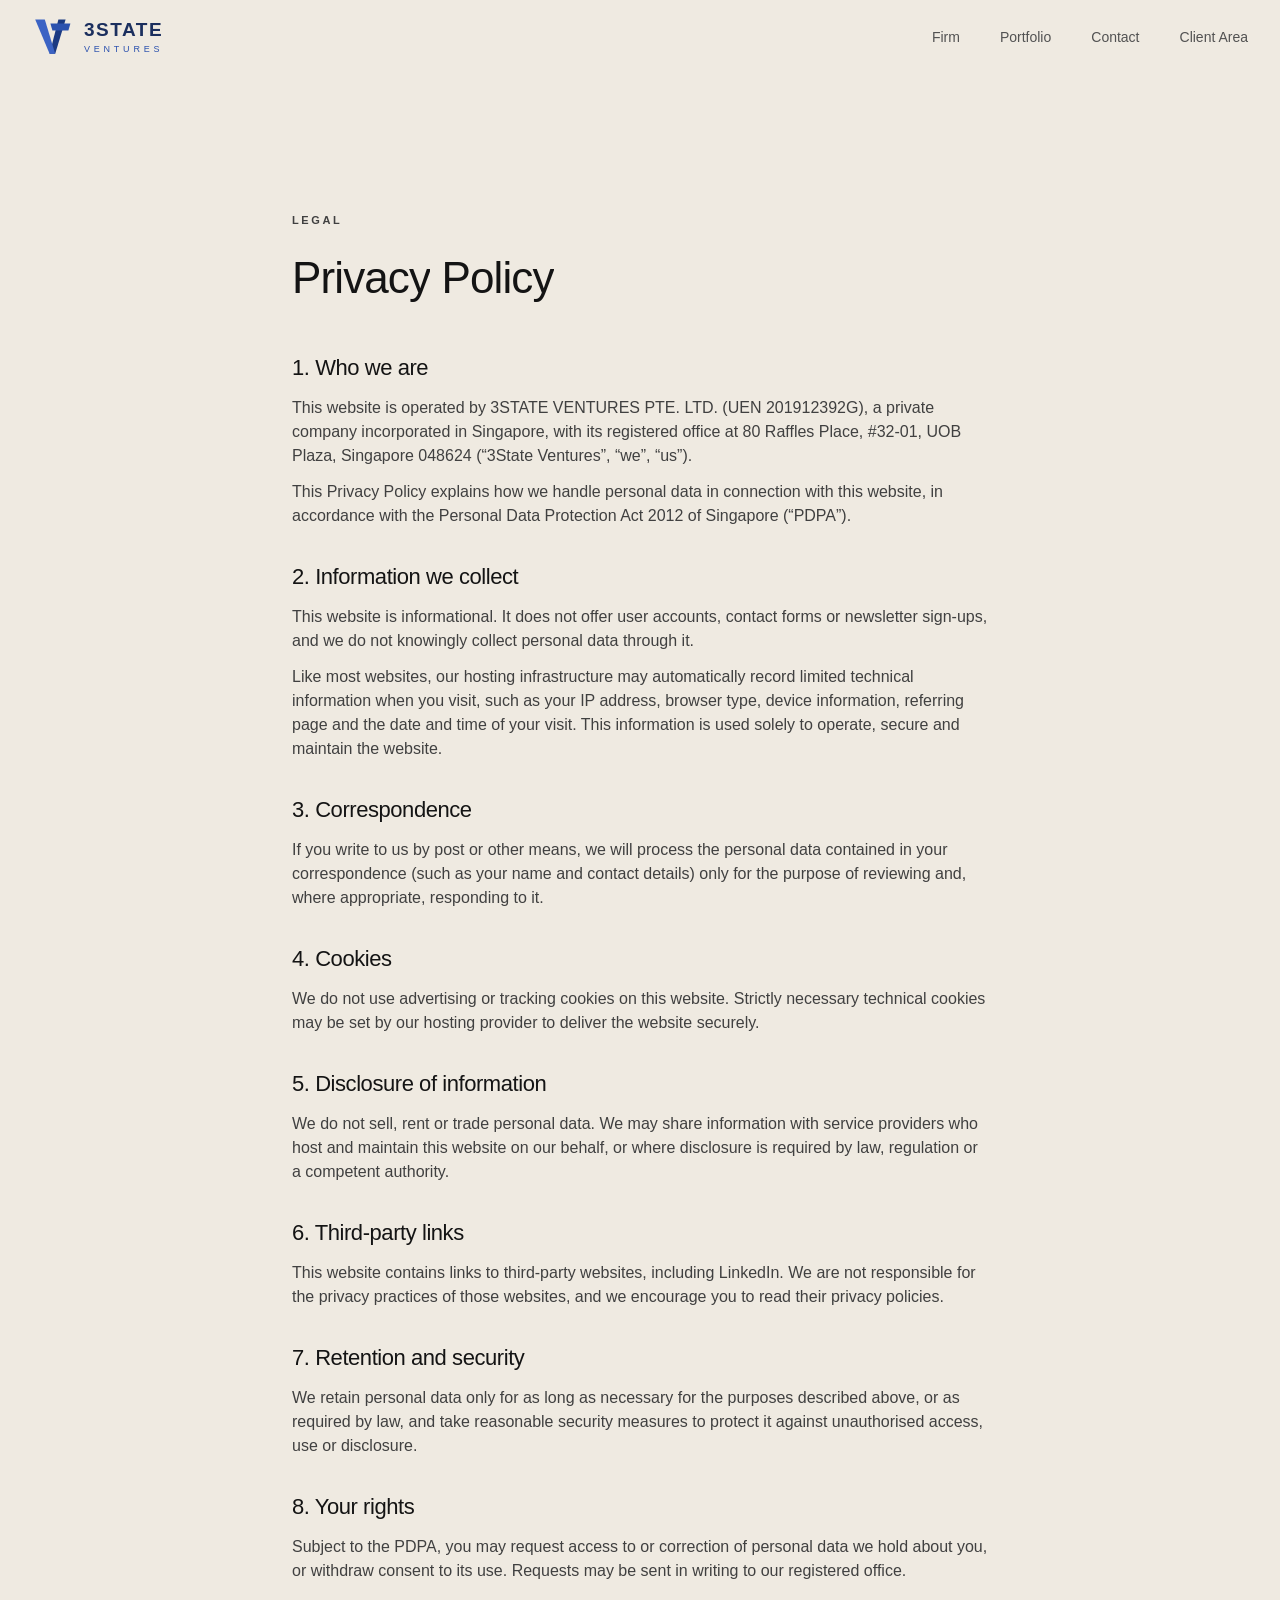
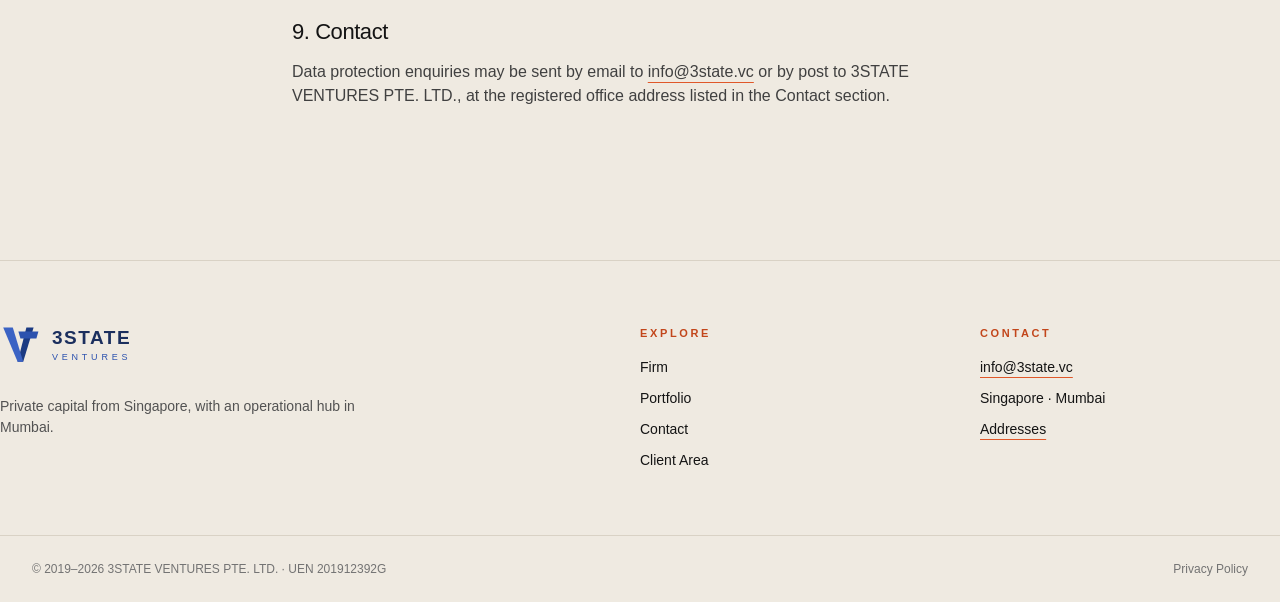
<file: privacy.html>
<!DOCTYPE html>
<html lang="en">
<head>
<meta charset="utf-8">
<meta name="viewport" content="width=device-width, initial-scale=1">
<title>Privacy Policy — 3State Ventures</title>
<meta name="description" content="3State Ventures is the private family office and technology investment vehicle of Binny Bansal, co-founder of Flipkart.">
<script>document.documentElement.classList.add('js')</script>
<link rel="icon" href="favicon.svg" type="image/svg+xml">
<link rel="stylesheet" href="css/style.css">
</head>
<body>

<header>
  <div class="wrap bar">
    <a href="index.html" aria-label="3State Ventures home"><span class="logo"><svg width="40" height="40" viewBox="0 0 100 100" aria-hidden="true">
<polygon points="66,6 84,6 58,92 44,92" fill="#1B3A82"/><polygon points="8,6 32,6 58,92 44,92" fill="#3B63C4"/>
<polygon points="46,16 96,16 91,34 51,34" fill="#2C52AE"/></svg><span class="logo-txt"><b>3STATE</b><small>VENTURES</small></span></span></a>
    <nav class="main" aria-label="Main"><a href="firm.html">Firm</a><a href="portfolio.html">Portfolio</a><a href="contact.html">Contact</a><a href="account/login/index.html">Client Area</a></nav>
    <button class="burger" aria-label="Toggle menu" aria-expanded="false"><span></span><span></span><span></span></button>
  </div>
  <nav class="mobile" aria-label="Mobile"><a href="firm.html">Firm</a><a href="portfolio.html">Portfolio</a><a href="contact.html">Contact</a><a href="account/login/index.html">Client Area</a></nav>
</header>

<main>
  <section class="block"><div class="wrap privacy"><p class="eyebrow">Legal</p><h2 style="margin-top:16px;font-size:44px">Privacy Policy</h2>
<div class="body"><h3>1. Who we are</h3><p>This website is operated by 3STATE VENTURES PTE. LTD. (UEN 201912392G), a private company incorporated in Singapore, with its registered office at 80 Raffles Place, #32-01, UOB Plaza, Singapore 048624 (“3State Ventures”, “we”, “us”).</p><p>This Privacy Policy explains how we handle personal data in connection with this website, in accordance with the Personal Data Protection Act 2012 of Singapore (“PDPA”).</p><h3>2. Information we collect</h3><p>This website is informational. It does not offer user accounts, contact forms or newsletter sign-ups, and we do not knowingly collect personal data through it.</p><p>Like most websites, our hosting infrastructure may automatically record limited technical information when you visit, such as your IP address, browser type, device information, referring page and the date and time of your visit. This information is used solely to operate, secure and maintain the website.</p><h3>3. Correspondence</h3><p>If you write to us by post or other means, we will process the personal data contained in your correspondence (such as your name and contact details) only for the purpose of reviewing and, where appropriate, responding to it.</p><h3>4. Cookies</h3><p>We do not use advertising or tracking cookies on this website. Strictly necessary technical cookies may be set by our hosting provider to deliver the website securely.</p><h3>5. Disclosure of information</h3><p>We do not sell, rent or trade personal data. We may share information with service providers who host and maintain this website on our behalf, or where disclosure is required by law, regulation or a competent authority.</p><h3>6. Third-party links</h3><p>This website contains links to third-party websites, including LinkedIn. We are not responsible for the privacy practices of those websites, and we encourage you to read their privacy policies.</p><h3>7. Retention and security</h3><p>We retain personal data only for as long as necessary for the purposes described above, or as required by law, and take reasonable security measures to protect it against unauthorised access, use or disclosure.</p><h3>8. Your rights</h3><p>Subject to the PDPA, you may request access to or correction of personal data we hold about you, or withdraw consent to its use. Requests may be sent in writing to our registered office.</p><h3>9. Contact</h3><p>Data protection enquiries may be sent by email to <a href="mailto:info@3state.vc" class="link-o">info@3state.vc</a> or by post to 3STATE VENTURES PTE. LTD., at the registered office address listed in the Contact section.</p></div>
</div></section>

</main>

<footer>
  <div class="wrap foot">
    <div><span class="logo"><svg width="40" height="40" viewBox="0 0 100 100" aria-hidden="true">
<polygon points="66,6 84,6 58,92 44,92" fill="#1B3A82"/><polygon points="8,6 32,6 58,92 44,92" fill="#3B63C4"/>
<polygon points="46,16 96,16 91,34 51,34" fill="#2C52AE"/></svg><span class="logo-txt"><b>3STATE</b><small>VENTURES</small></span></span><p class="small">Private capital from Singapore, with an operational hub in Mumbai.</p></div>
    <div><p class="eyebrow">Explore</p><ul><li><a href="firm.html">Firm</a></li><li><a href="portfolio.html">Portfolio</a></li><li><a href="contact.html">Contact</a></li><li><a href="account/login/index.html">Client Area</a></li></ul></div>
    <div><p class="eyebrow">Contact</p><ul><li><a href="mailto:info@3state.vc" class="link-o">info@3state.vc</a></li><li>Singapore · Mumbai</li><li><a href="contact.html" class="link-o">Addresses</a></li></ul></div>
  </div>
  <div class="legal"><div class="wrap"><p>© 2019–2026 3STATE VENTURES PTE. LTD. · UEN 201912392G</p><a href="privacy.html">Privacy Policy</a></div></div>
</footer>

<script src="js/main.js"></script>
</body>
</html>
</file>
<file: css/style.css>
*{box-sizing:border-box;margin:0;padding:0}
html{scroll-behavior:smooth;scroll-padding-top:80px}
body{font-family:Arial,Helvetica,sans-serif;background:#EFEAE1;color:#141414;-webkit-font-smoothing:antialiased;line-height:1.5}
img{display:block;max-width:100%}
a{color:inherit;text-decoration:none}
::selection{background:#F6C9B4}
.wrap{max-width:1280px;margin:0 auto;padding:0 32px}
@media(max-width:640px){.wrap{padding:0 20px}}
.eyebrow{font-size:11px;font-weight:700;text-transform:uppercase;letter-spacing:.24em;color:#C2461B}
.btn-pill{display:inline-flex;align-items:center;gap:8px;border:1px solid #E0582A;border-radius:999px;padding:13px 30px;font-size:14px;transition:background .25s,color .25s}
.btn-pill:hover{background:#E0582A;color:#fff}
.link-o{text-decoration:underline;text-decoration-color:#E0582A;text-underline-offset:5px;transition:color .2s}
.link-o:hover{color:#C2461B}
h1,h2,h3{font-weight:400;letter-spacing:-.02em}
.ph{position:relative;overflow:hidden;background:#E2DBCF}
.ph img{position:absolute;inset:0;width:100%;height:100%;object-fit:cover;transition:transform 1.2s ease}
.r45{aspect-ratio:4/5}.r219{aspect-ratio:21/9}
@media(max-width:640px){.r219{aspect-ratio:16/9}}
/* reveal */
.js .reveal{opacity:0;transform:translateY(16px);transition:opacity .7s ease,transform .7s ease}
.js .reveal.in{opacity:1;transform:none}
@media(prefers-reduced-motion:reduce){.reveal{opacity:1;transform:none;transition:none}}
/* header */
header{position:sticky;top:0;z-index:50;background:#EFEAE1;transition:box-shadow .2s}
header.scrolled{box-shadow:0 1px 0 #D9D2C5}
.bar{display:flex;align-items:center;justify-content:space-between;height:80px}
.logo{display:inline-flex;align-items:center;gap:12px}
.logo-txt{display:flex;flex-direction:column;line-height:1}
.logo-txt b{font-size:19px;font-weight:800;letter-spacing:.08em;color:#1B2F5E}
.logo-txt small{margin-top:6px;font-size:9px;letter-spacing:.42em;color:#2C52AE}
nav.main{display:flex;gap:40px}
nav.main a{font-size:14px;color:#525252;padding-bottom:4px;border-bottom:1px solid transparent;transition:color .2s,border-color .2s}
nav.main a:hover,nav.main a.active{color:#141414;border-color:#E0582A}
.burger{display:none;background:none;border:0;padding:8px;cursor:pointer}
.burger span{display:block;width:24px;height:2px;background:#141414;margin:5px 0;transition:transform .2s,opacity .2s}
.mobile{display:none;border-top:1px solid #D9D2C5}
.mobile a{display:block;padding:16px 20px;border-bottom:1px solid #E2DBCF}
.mobile.open{display:block}
@media(max-width:768px){nav.main{display:none}.burger{display:block}}
/* hero */
.hero{padding:96px 0 64px}
.hero h1{font-size:clamp(44px,7vw,80px);line-height:1.03;max-width:1000px}
.hero h1 span{color:#1B2F5E}
.strip{display:grid;grid-template-columns:repeat(4,1fr)}
@media(max-width:1024px){.strip{grid-template-columns:repeat(2,1fr)}}
.strip-item:hover img{transform:scale(1.05)}
.strip-item figcaption{padding:12px 16px 0;font-size:11px;text-transform:uppercase;letter-spacing:.18em}
.strip-item figcaption i{text-transform:none;letter-spacing:0;color:#525252}
.intro{padding:128px 0}
.intro p{font-size:clamp(22px,2.4vw,27px);line-height:1.45;max-width:780px}
.intro .btn-pill{margin-top:40px}
/* sections */
.white{background:#fff}
section.block{padding:120px 0}
@media(max-width:640px){section.block,.intro{padding:80px 0}.hero{padding:64px 0 48px}}
.sec-head{margin-bottom:56px}
.sec-head h2{margin-top:20px;font-size:clamp(40px,5.5vw,64px);line-height:1.05;max-width:900px}
.sec-head .lead{margin-top:28px;font-size:19px;color:#404040;max-width:680px}
.three{display:grid;grid-template-columns:repeat(3,1fr);gap:48px}
@media(max-width:768px){.three{grid-template-columns:1fr}}
.rule{border-top:1px solid #141414;padding-top:24px}
.rule h3{font-size:24px}
.rule p{margin-top:16px;color:#404040}
.sectors{list-style:none;max-width:760px;margin:40px auto 0}
.sectors li{border-top:1px solid #D9D2C5;padding:24px 0;text-align:center;font-size:clamp(28px,3.5vw,38px);color:#1B2F5E;letter-spacing:-.02em}
.sectors li:last-child{border-bottom:1px solid #D9D2C5}
.center{text-align:center}
.center-title{text-align:center;font-size:20px}
/* portfolio */
.grid{list-style:none;display:grid;grid-template-columns:repeat(4,1fr);gap:1px;background:#D9D2C5;border:1px solid #D9D2C5}
@media(max-width:1024px){.grid{grid-template-columns:repeat(2,1fr)}}
@media(max-width:560px){.grid{grid-template-columns:1fr}}
.tile{background:#fff;padding:32px;display:flex;flex-direction:column;position:relative;transition:background-color .3s}
.tile:after{content:"";position:absolute;inset:0;box-shadow:inset 0 0 0 2px #E0582A;opacity:0;transition:opacity .3s;pointer-events:none}
.tile:hover{background:#FCE4D8}.tile:hover:after{opacity:1}
.tile-body h3{transition:color .3s}.tile:hover .tile-body h3{color:#C2461B}
.tile-logo img{mix-blend-mode:multiply}
.tile-logo{height:96px;display:flex;align-items:center;justify-content:center;gap:12px;transition:transform .5s}
.tile:hover .tile-logo{transform:scale(1.04)}
.tile-logo img{width:auto;max-width:100%;object-fit:contain}
.icon-name{font-size:22px;font-weight:700;color:#1B2F5E}
.tile-body{margin-top:32px;padding-top:24px;border-top:1px solid #E7E1D6;flex:1}
.tile-body h3{font-size:20px}
.tile-body .sector{margin-top:4px;font-size:11px;font-weight:700;text-transform:uppercase;letter-spacing:.2em;color:#C2461B}
.tile-body p:last-child{margin-top:16px;font-size:15px;color:#525252}

/* contact */
.offices{display:grid;grid-template-columns:repeat(3,1fr);gap:40px;max-width:1160px;margin-top:56px}
@media(max-width:860px){.offices{grid-template-columns:1fr;gap:36px}}
.offices h3{margin-top:16px;font-size:32px;color:#1B2F5E}
address{margin-top:20px;font-style:normal;color:#404040;line-height:1.6}
.contact-email-val{font-size:20px;font-weight:700;color:#1B2F5E;text-decoration:underline;text-decoration-color:#E0582A;text-underline-offset:4px;transition:color .2s;display:inline-block;word-break:break-all}
.contact-email-val:hover{color:#C2461B}
.contact-sub{display:block;font-size:14px;color:#666;margin-top:6px;line-height:1.5}
.btn-pill-contact{display:inline-flex;align-items:center;gap:6px;border:1px solid #E0582A;border-radius:999px;padding:9px 20px;font-size:13px;font-weight:600;color:#E0582A;transition:all .25s ease}
.btn-pill-contact:hover{background:#E0582A;color:#fff}
.note{max-width:760px;margin:0 auto;text-align:center}
.note h2{font-size:clamp(30px,3.5vw,40px)}
.note p{margin-top:24px;font-size:18px;color:#404040}
/* closing */
.dark{background:#141414;color:#fff}
.dark .wrap{display:flex;justify-content:space-between;align-items:flex-end;gap:40px;flex-wrap:wrap}
.dark h2{font-size:clamp(36px,4.5vw,52px);line-height:1.1;max-width:680px}
.dark-actions{display:flex;align-items:center;gap:28px;flex-wrap:wrap}
.dark a{text-decoration:underline;text-decoration-color:#E0582A;text-underline-offset:6px}
.dark a:hover{color:#F4A27F}
/* privacy */
.privacy{max-width:760px}
.privacy details{margin-top:40px;border-top:1px solid #D9D2C5;border-bottom:1px solid #D9D2C5}
.privacy summary{cursor:pointer;padding:20px 0;font-size:16px;list-style:none;display:flex;justify-content:space-between}
.privacy summary::-webkit-details-marker{display:none}
.privacy summary:after{content:"+";color:#E0582A;font-size:22px;line-height:1}
.privacy details[open] summary:after{content:"–"}
.privacy h3{margin-top:32px;font-size:22px}
.privacy p{margin-top:12px;color:#404040}
.privacy .body{padding-bottom:32px}
/* footer */
footer{border-top:1px solid #D9D2C5}
.foot{display:grid;grid-template-columns:6fr 3fr 3fr;gap:40px;padding:64px 0}
@media(max-width:768px){.foot{grid-template-columns:1fr}}
.foot p.small{margin-top:24px;font-size:14px;color:#525252;max-width:360px}
.foot ul{list-style:none;margin-top:16px;font-size:14px}
.foot li+li{margin-top:10px}
.foot a:hover{color:#C2461B}
.legal{border-top:1px solid #D9D2C5}
.legal .wrap{display:flex;justify-content:space-between;flex-wrap:wrap;gap:12px;padding-top:24px;padding-bottom:24px;font-size:12px;color:#737373}
.privacy .body h3:first-child{margin-top:40px}
/* word animation */
.w{display:inline-block;overflow:hidden;vertical-align:bottom;padding-bottom:.08em;margin-bottom:-.08em}
.w>span{display:inline-block;transform:translateY(105%);opacity:0;transition:transform .7s cubic-bezier(.22,1,.36,1),opacity .7s}
.words.in .w>span,.in .words .w>span{transform:none;opacity:1}
@media(prefers-reduced-motion:reduce){.w>span{transform:none;opacity:1;transition:none}}

/* client area section */
.client-section{background:#1B2F5E;color:#fff;padding:96px 0;position:relative;overflow:hidden}
.client-section:before{content:"";position:absolute;top:0;right:0;width:40%;height:100%;opacity:.05;background:repeating-linear-gradient(45deg,#E0582A 0,#E0582A 1px,transparent 0,transparent 30px);pointer-events:none}
.client-grid{display:grid;grid-template-columns:1fr auto;gap:64px;align-items:center}
@media(max-width:860px){.client-grid{grid-template-columns:1fr;gap:40px}}
.client-grid h2{font-size:clamp(32px,4.5vw,48px);line-height:1.15;margin:16px 0 32px;color:#fff}
.client-features-grid{display:grid;grid-template-columns:repeat(3,1fr);gap:28px}
@media(max-width:768px){.client-features-grid{grid-template-columns:1fr;gap:20px}}
.client-feature-item{border-left:2px solid #E0582A;padding-left:18px}
.client-feature-item h4{font-size:14px;font-weight:700;color:#fff;margin-bottom:6px}
.client-feature-item p{font-size:13px;color:rgba(255,255,255,.7);line-height:1.5}
.btn-pill-client{display:inline-flex;align-items:center;gap:8px;border:1px solid #E0582A;background:#E0582A;color:#fff;border-radius:999px;padding:14px 32px;font-size:14px;font-weight:700;transition:all .25s ease;white-space:nowrap}
.btn-pill-client:hover{background:#C2461B;border-color:#C2461B;transform:translateY(-2px);box-shadow:0 8px 24px rgba(224,88,42,.35)}
</file>
